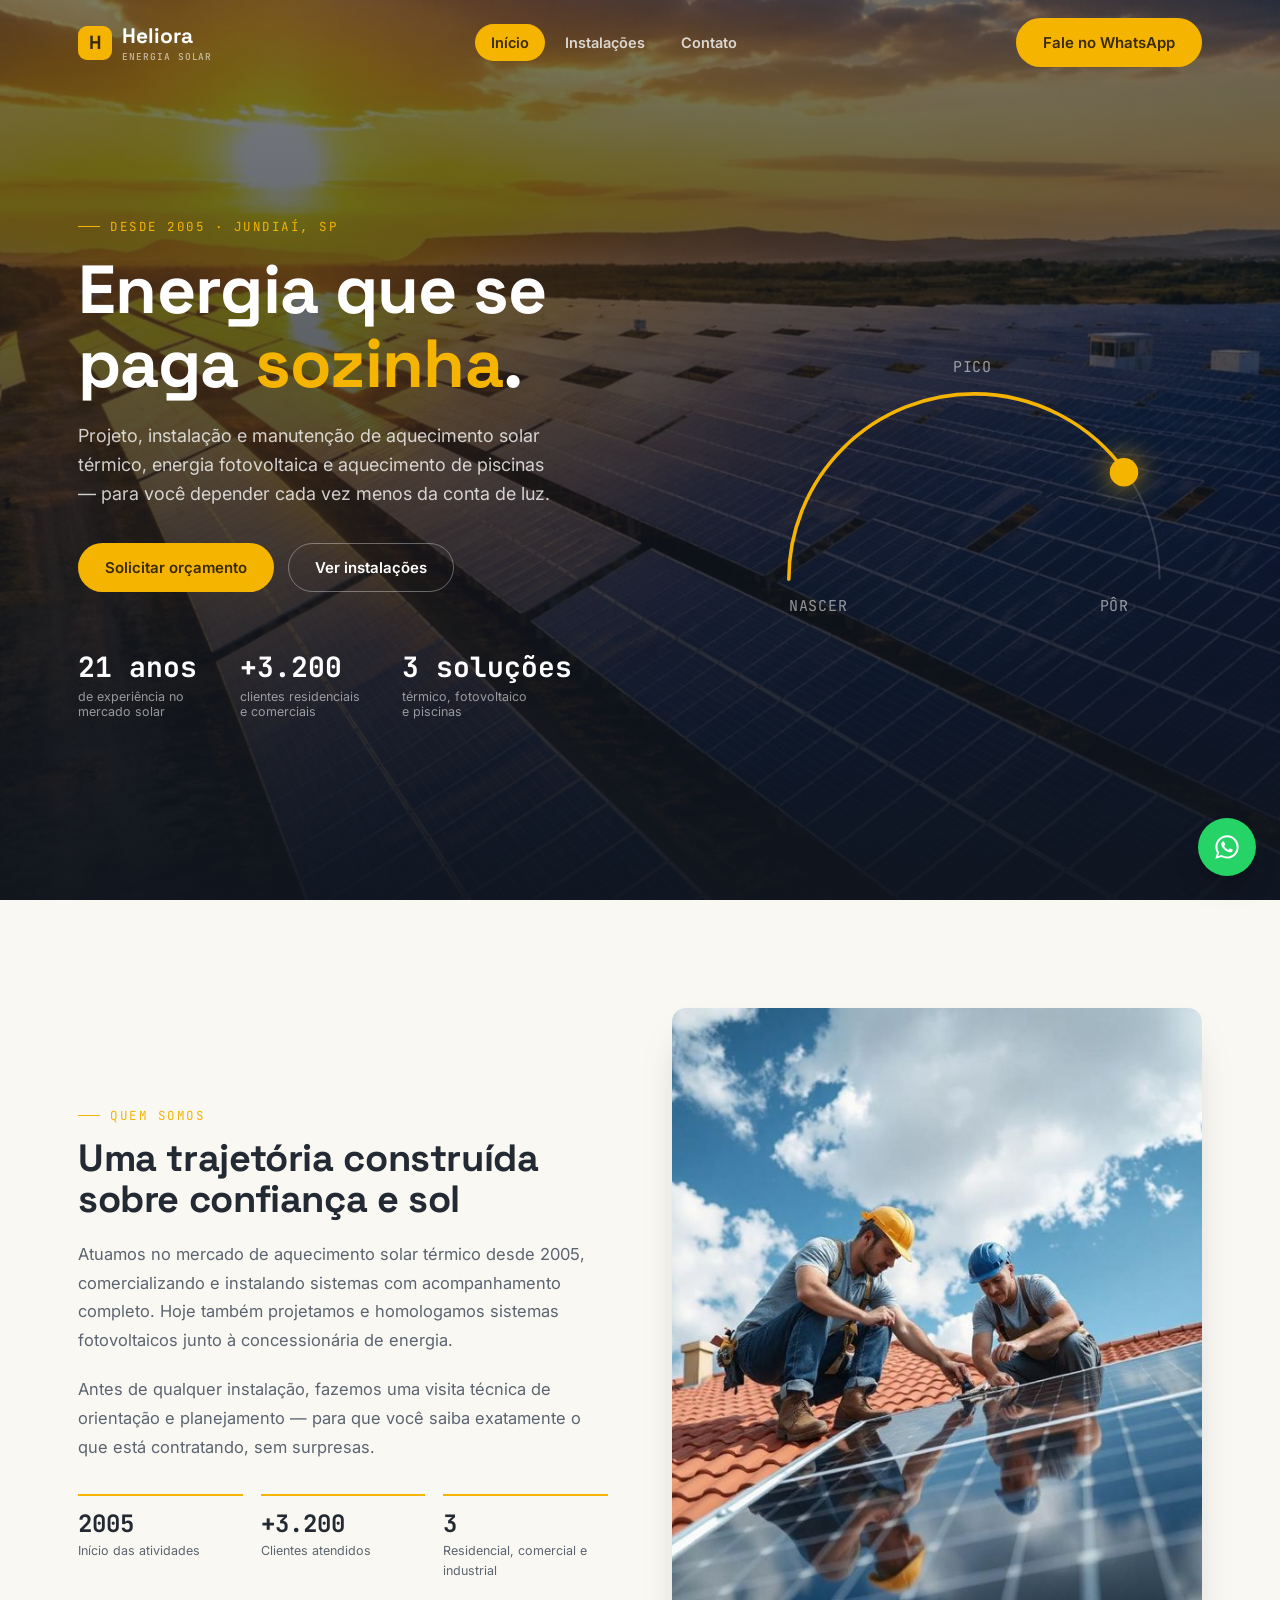
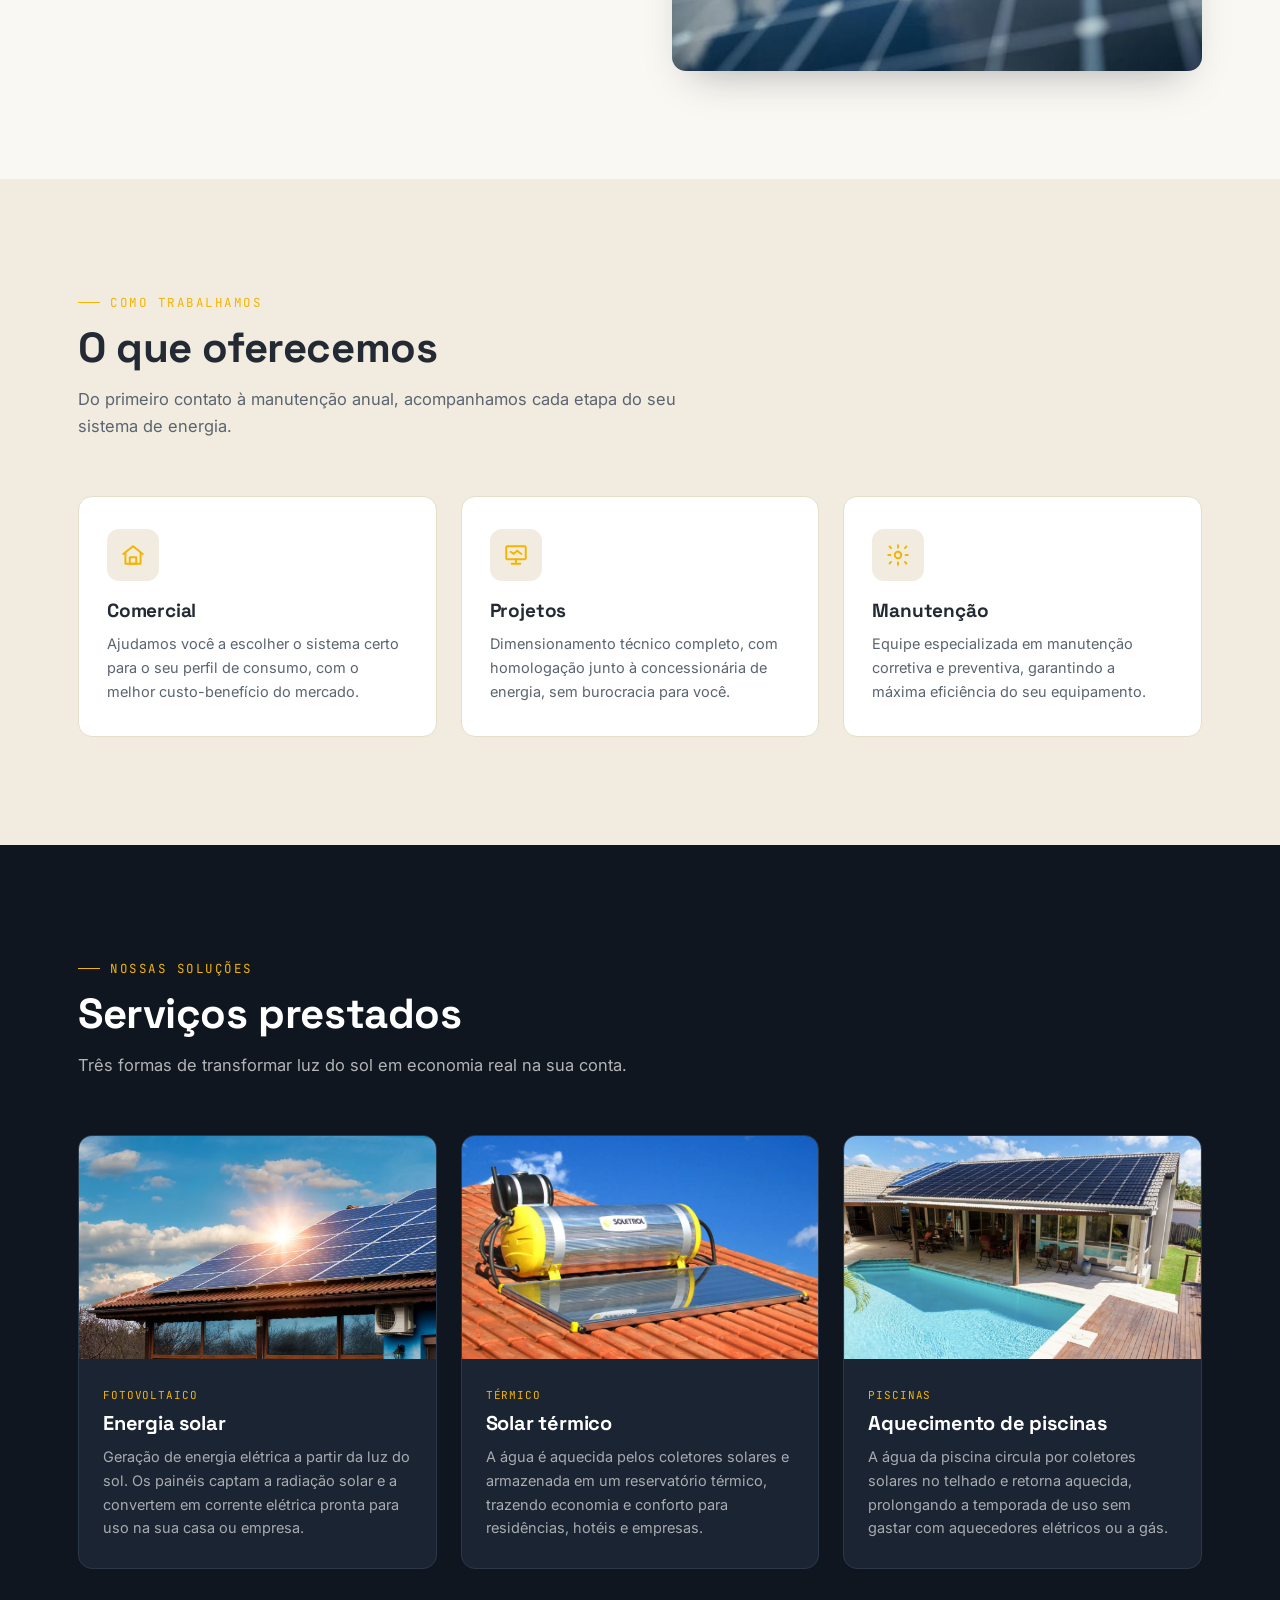
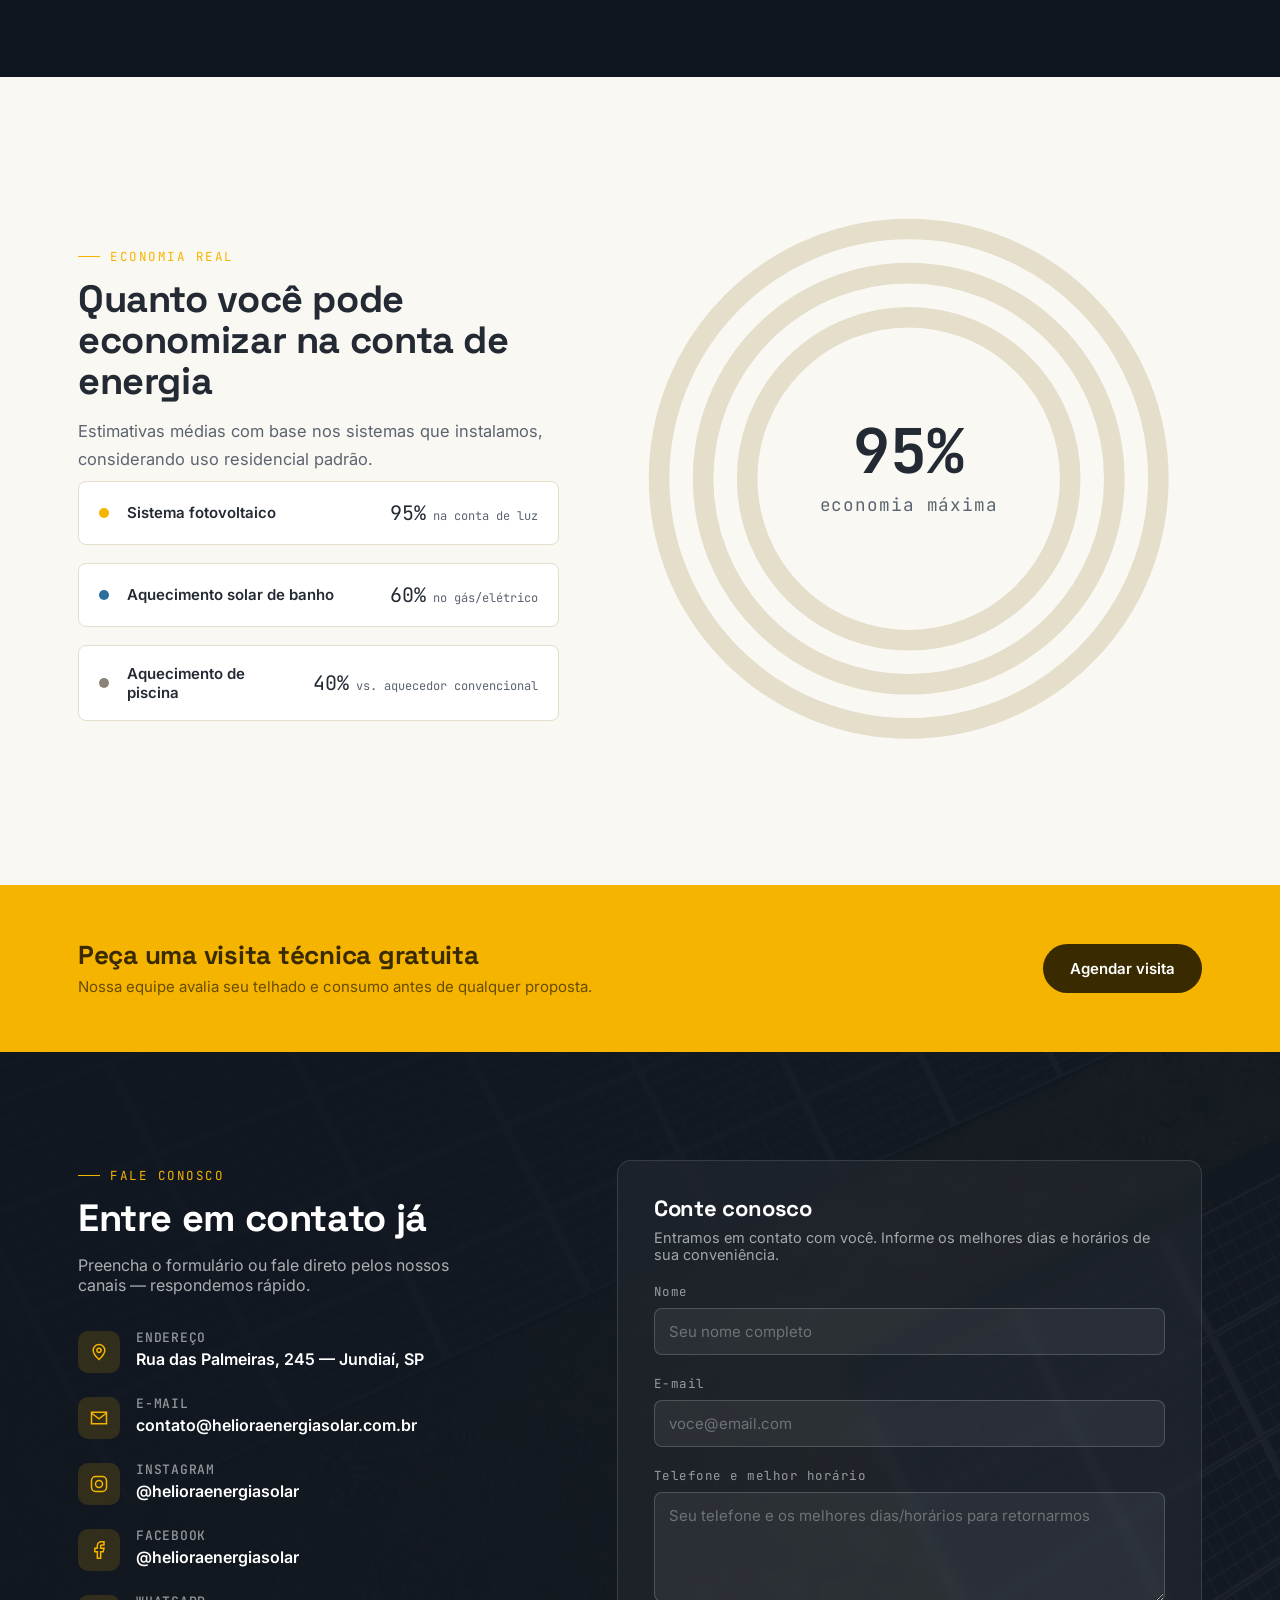
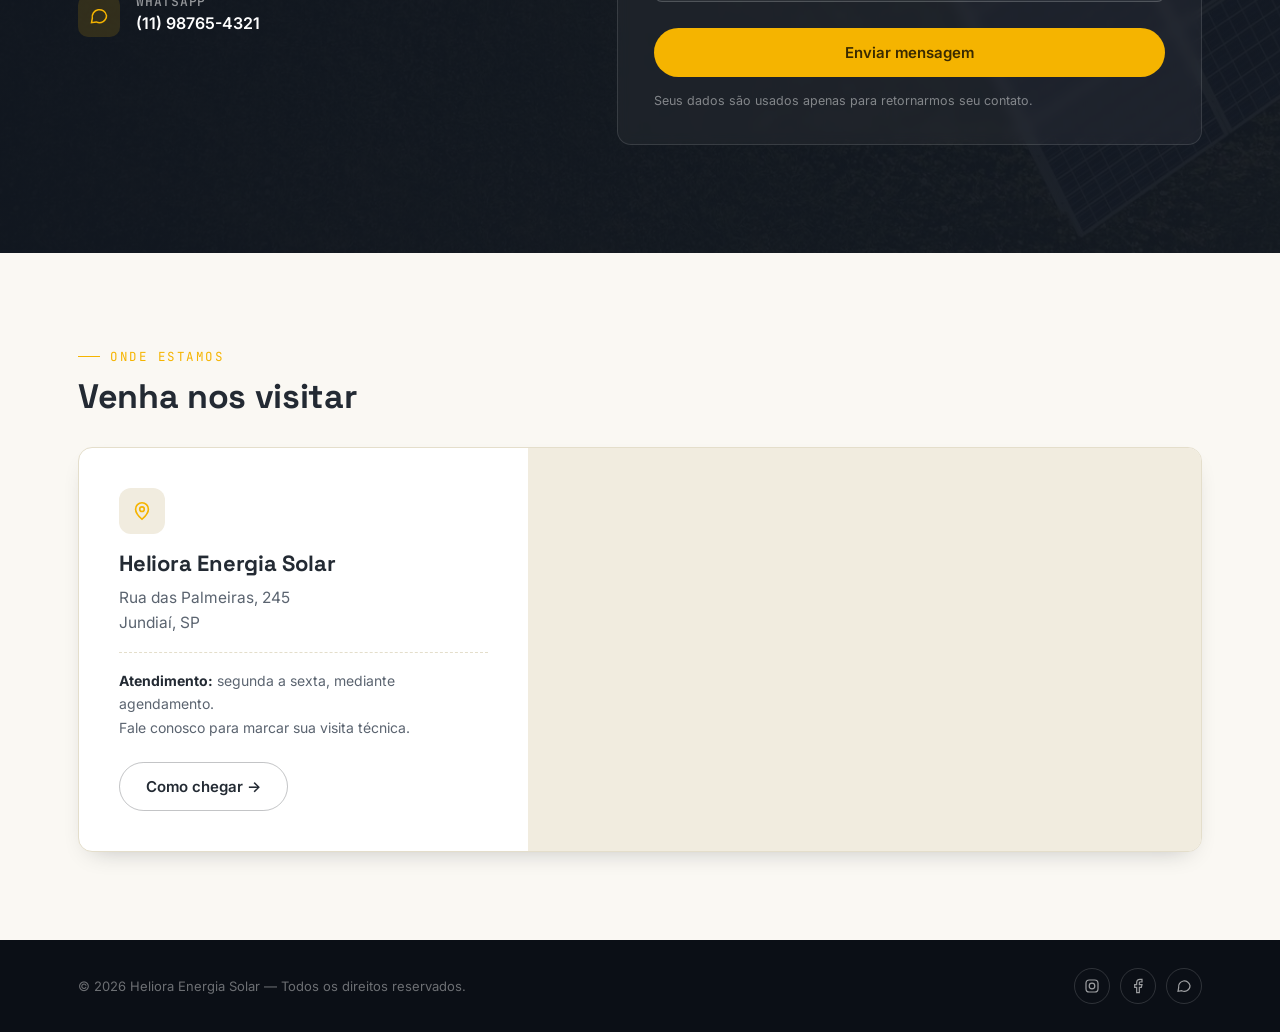
<file: index.html>
<!DOCTYPE html>
<html lang="pt-BR">
<head>
<meta charset="UTF-8">
<meta name="viewport" content="width=device-width, initial-scale=1.0">
<title>Heliora Energia Solar — Aquecimento Solar e Fotovoltaico</title>
<meta name="description" content="Desde 2005 no mercado de energia solar. Projetos, instalação e manutenção de aquecimento solar térmico, sistemas fotovoltaicos e aquecimento de piscinas em Jundiaí, SP.">
<link rel="preconnect" href="https://fonts.googleapis.com">
<link rel="preconnect" href="https://fonts.gstatic.com" crossorigin>
<link href="https://fonts.googleapis.com/css2?family=Space+Grotesk:wght@500;600;700&family=Inter:wght@400;500;600;700&family=JetBrains+Mono:wght@400;500;700&display=swap" rel="stylesheet">
<link rel="stylesheet" href="css/style.css">
</head>
<body>

<!-- ============ HEADER ============ -->
<header class="site-header">
  <div class="container">
    <a href="index.html" class="brand">
      <span class="brand-mark">H</span>
      <span>Heliora<small>ENERGIA SOLAR</small></span>
    </a>

    <nav class="main-nav">
      <a href="index.html" class="is-active">Início</a>
      <a href="instalacoes.html">Instalações</a>
      <a href="#contato">Contato</a>
      <div class="nav-mobile-cta">
        <a class="btn btn-primary btn-block" href="https://wa.me/5511987654321" target="_blank" rel="noopener">Fale no WhatsApp</a>
      </div>
    </nav>

    <div class="header-actions">
      <a class="btn btn-primary" href="https://wa.me/5511987654321" target="_blank" rel="noopener">Fale no WhatsApp</a>
      <button class="nav-toggle" aria-label="Abrir menu" aria-expanded="false">
        <span class="nav-toggle-bars"><span></span><span></span><span></span></span>
      </button>
    </div>
  </div>
</header>
<div class="nav-overlay"></div>

<!-- ============ HERO ============ -->
<section class="hero">
  <div class="hero-bg">
    <img src="./images/energia-solar-MS.jpg" alt="Instalação de painéis solares ao entardecer" data-ph="hero-paineis-solares.jpg · foto larga de painéis solares ao pôr do sol (2400×1400px)">
  </div>
  <div class="container">
    <div class="hero-copy">
      <span class="eyebrow">Desde 2005 · Jundiaí, SP</span>
      <h1 class="hero-title">Energia que se<br>paga <em>sozinha</em>.</h1>
      <p class="hero-sub">Projeto, instalação e manutenção de aquecimento solar térmico, energia fotovoltaica e aquecimento de piscinas — para você depender cada vez menos da conta de luz.</p>
      <div class="hero-cta">
        <a href="#contato" class="btn btn-primary">Solicitar orçamento</a>
        <a href="instalacoes.html" class="btn btn-ghost-dark">Ver instalações</a>
      </div>
      <div class="hero-stats">
        <div class="hero-stat"><b>21 anos</b><span>de experiência no mercado solar</span></div>
        <div class="hero-stat"><b>+3.200</b><span>clientes residenciais e comerciais</span></div>
        <div class="hero-stat"><b>3 soluções</b><span>térmico, fotovoltaico e piscinas</span></div>
      </div>
    </div>

    <div class="sun-arc-wrap" aria-hidden="true">
      <svg viewBox="0 0 320 240">
        <path class="sun-arc-track" d="M 30 200 A 130 130 0 0 1 290 200"/>
        <path class="sun-arc-path" d="M 30 200 A 130 130 0 0 1 290 200" pathLength="620"/>
        <circle class="sun-arc-dot" cx="265" cy="125" r="10"/>
        <text class="sun-arc-label" x="30" y="222">NASCER</text>
        <text class="sun-arc-label" x="145" y="55">PICO</text>
        <text class="sun-arc-label" x="248" y="222">PÔR</text>
      </svg>
    </div>
  </div>
</section>

<!-- ============ SOBRE ============ -->
<section class="section section-light">
  <div class="container about-grid">
    <div class="about-copy reveal">
      <span class="eyebrow">Quem somos</span>
      <h2>Uma trajetória construída sobre confiança e sol</h2>
      <p>Atuamos no mercado de aquecimento solar térmico desde 2005, comercializando e instalando sistemas com acompanhamento completo. Hoje também projetamos e homologamos sistemas fotovoltaicos junto à concessionária de energia.</p>
      <p>Antes de qualquer instalação, fazemos uma visita técnica de orientação e planejamento — para que você saiba exatamente o que está contratando, sem surpresas.</p>
      <div class="about-facts">
        <div class="about-fact"><b>2005</b><span>Início das atividades</span></div>
        <div class="about-fact"><b>+3.200</b><span>Clientes atendidos</span></div>
        <div class="about-fact"><b>3</b><span>Residencial, comercial e industrial</span></div>
      </div>
    </div>
    <div class="about-media reveal">
      <img src="images/equipe-instalacao.jpg" alt="Equipe Heliora instalando painéis solares em telhado" data-ph="equipe-instalacao.jpg · foto vertical da equipe instalando painéis (1000×1250px)">
    </div>
  </div>
</section>

<!-- ============ O QUE OFERECEMOS ============ -->
<section class="section section-alt">
  <div class="container">
    <div class="section-head reveal">
      <span class="eyebrow">Como trabalhamos</span>
      <h2>O que oferecemos</h2>
      <p>Do primeiro contato à manutenção anual, acompanhamos cada etapa do seu sistema de energia.</p>
    </div>
    <div class="offer-grid">
      <div class="offer-card reveal">
        <div class="offer-icon">
          <svg viewBox="0 0 24 24" fill="none" stroke="currentColor" stroke-width="1.8" stroke-linecap="round" stroke-linejoin="round"><path d="M3 11 12 4l9 7"/><path d="M5 10v10h14V10"/><rect x="9" y="14" width="6" height="6"/></svg>
        </div>
        <h3>Comercial</h3>
        <p>Ajudamos você a escolher o sistema certo para o seu perfil de consumo, com o melhor custo-benefício do mercado.</p>
      </div>
      <div class="offer-card reveal">
        <div class="offer-icon">
          <svg viewBox="0 0 24 24" fill="none" stroke="currentColor" stroke-width="1.8" stroke-linecap="round" stroke-linejoin="round"><rect x="3" y="4" width="18" height="12" rx="1"/><path d="M8 20h8M12 16v4"/><path d="M7 9l3 2 3-3 4 3"/></svg>
        </div>
        <h3>Projetos</h3>
        <p>Dimensionamento técnico completo, com homologação junto à concessionária de energia, sem burocracia para você.</p>
      </div>
      <div class="offer-card reveal">
        <div class="offer-icon">
          <svg viewBox="0 0 24 24" fill="none" stroke="currentColor" stroke-width="1.8" stroke-linecap="round" stroke-linejoin="round"><circle cx="12" cy="12" r="3"/><path d="M12 3v2M12 19v2M4.2 4.2l1.4 1.4M18.4 18.4l1.4 1.4M3 12h2M19 12h2M4.2 19.8l1.4-1.4M18.4 5.6l1.4-1.4"/></svg>
        </div>
        <h3>Manutenção</h3>
        <p>Equipe especializada em manutenção corretiva e preventiva, garantindo a máxima eficiência do seu equipamento.</p>
      </div>
    </div>
  </div>
</section>

<!-- ============ SERVIÇOS PRESTADOS ============ -->
<section class="section section-dark">
  <div class="container">
    <div class="section-head reveal">
      <span class="eyebrow">Nossas soluções</span>
      <h2>Serviços prestados</h2>
      <p>Três formas de transformar luz do sol em economia real na sua conta.</p>
    </div>
    <div class="services-grid">
      <article class="service-card reveal">
        <div class="service-media">
          <img src="images/servico-energia-solar.jpg" alt="Painéis fotovoltaicos instalados em telhado" data-ph="servico-energia-solar.jpg · painéis fotovoltaicos (800×500px)">
        </div>
        <div class="service-body">
          <span class="service-tag">Fotovoltaico</span>
          <h3>Energia solar</h3>
          <p>Geração de energia elétrica a partir da luz do sol. Os painéis captam a radiação solar e a convertem em corrente elétrica pronta para uso na sua casa ou empresa.</p>
        </div>
      </article>
      <article class="service-card reveal">
        <div class="service-media">
          <img src="images/servico-solar-termico.jpg" alt="Boiler de aquecimento solar térmico instalado" data-ph="servico-solar-termico.jpg · boiler térmico no telhado (800×500px)">
        </div>
        <div class="service-body">
          <span class="service-tag">Térmico</span>
          <h3>Solar térmico</h3>
          <p>A água é aquecida pelos coletores solares e armazenada em um reservatório térmico, trazendo economia e conforto para residências, hotéis e empresas.</p>
        </div>
      </article>
      <article class="service-card reveal">
        <div class="service-media">
          <img src="images/servico-piscinas.jpg" alt="Piscina residencial com sistema de aquecimento solar" data-ph="servico-piscinas.jpg · piscina residencial aquecida (800×500px)">
        </div>
        <div class="service-body">
          <span class="service-tag">Piscinas</span>
          <h3>Aquecimento de piscinas</h3>
          <p>A água da piscina circula por coletores solares no telhado e retorna aquecida, prolongando a temporada de uso sem gastar com aquecedores elétricos ou a gás.</p>
        </div>
      </article>
    </div>
  </div>
</section>

<!-- ============ ECONOMIA ============ -->
<section class="section section-light">
  <div class="container">
    <div class="economy-wrap">
      <div class="reveal">
        <span class="eyebrow">Economia real</span>
        <h2 style="font-size: clamp(28px, 3.2vw, 38px); margin-top: 14px;">Quanto você pode economizar na conta de energia</h2>
        <p style="margin-top: 16px; color: var(--slate-2); font-size: 16.5px; line-height: 1.65;">Estimativas médias com base nos sistemas que instalamos, considerando uso residencial padrão.</p>
        <div class="economy-list">
          <div class="economy-row">
            <span class="dot" style="background:#F5B400"></span>
            <span class="label">Sistema fotovoltaico</span>
            <span class="value">95%<span> na conta de luz</span></span>
          </div>
          <div class="economy-row">
            <span class="dot" style="background:#2C6E9E"></span>
            <span class="label">Aquecimento solar de banho</span>
            <span class="value">60%<span> no gás/elétrico</span></span>
          </div>
          <div class="economy-row">
            <span class="dot" style="background:#8B8378"></span>
            <span class="label">Aquecimento de piscina</span>
            <span class="value">40%<span> vs. aquecedor convencional</span></span>
          </div>
        </div>
      </div>

      <div class="arc-chart reveal" aria-hidden="true">
        <svg viewBox="0 0 400 400">
          <circle class="arc-bg" cx="200" cy="200" r="170"/>
          <circle class="arc-bg" cx="200" cy="200" r="140"/>
          <circle class="arc-bg" cx="200" cy="200" r="110"/>

          <circle class="arc-seg" cx="200" cy="200" r="170" stroke="#F5B400"
            data-length="1068.14" data-percent="95"
            transform="rotate(-90 200 200)"/>
          <circle class="arc-seg" cx="200" cy="200" r="140" stroke="#2C6E9E"
            data-length="879.65" data-percent="60"
            transform="rotate(-90 200 200)"/>
          <circle class="arc-seg" cx="200" cy="200" r="110" stroke="#8B8378"
            data-length="691.15" data-percent="40"
            transform="rotate(-90 200 200)"/>

          <text class="arc-center" x="200" y="196"><tspan class="big">95%</tspan></text>
          <text class="arc-center" x="200" y="222"><tspan class="small">economia máxima</tspan></text>
        </svg>
      </div>
    </div>
  </div>
</section>

<!-- ============ CTA STRIP ============ -->
<section class="cta-strip">
  <div class="container">
    <div>
      <h3>Peça uma visita técnica gratuita</h3>
      <p>Nossa equipe avalia seu telhado e consumo antes de qualquer proposta.</p>
    </div>
    <a href="#contato" class="btn btn-primary">Agendar visita</a>
  </div>
</section>

<!-- ============ CONTATO ============ -->
<section class="contact-section section" id="contato">
  <div class="contact-bg">
    <img src="images/campo-paineis-solares.jpg" alt="Campo de painéis solares" data-ph="campo-paineis-solares.jpg · vista aérea de painéis em campo (2000×1400px)">
  </div>
  <div class="container">
    <div class="contact-grid">
      <div class="reveal">
        <span class="eyebrow">Fale conosco</span>
        <h2 style="font-size: clamp(28px, 3.2vw, 38px); color:#fff; margin-top:14px;">Entre em contato já</h2>
        <p style="margin-top: 16px; color: rgba(255,255,255,.65); font-size: 16px; max-width: 420px;">Preencha o formulário ou fale direto pelos nossos canais — respondemos rápido.</p>

        <div class="contact-info-list">
          <div class="contact-info-item">
            <span class="contact-icon"><svg viewBox="0 0 24 24" fill="none" stroke="currentColor" stroke-width="1.8"><path d="M12 21s-7-6.2-7-11a7 7 0 0 1 14 0c0 4.8-7 11-7 11Z"/><circle cx="12" cy="10" r="2.5"/></svg></span>
            <div><h4>Endereço</h4><p>Rua das Palmeiras, 245 — Jundiaí, SP</p></div>
          </div>
          <div class="contact-info-item">
            <span class="contact-icon"><svg viewBox="0 0 24 24" fill="none" stroke="currentColor" stroke-width="1.8"><path d="M3 5h18v14H3z"/><path d="m3 6 9 7 9-7"/></svg></span>
            <div><h4>E-mail</h4><p><a href="mailto:contato@helioraenergiasolar.com.br">contato@helioraenergiasolar.com.br</a></p></div>
          </div>
          <div class="contact-info-item">
            <span class="contact-icon"><svg viewBox="0 0 24 24" fill="none" stroke="currentColor" stroke-width="1.8"><path d="M17.5 6.5h.01"/><rect x="3" y="3" width="18" height="18" rx="5"/><circle cx="12" cy="12" r="4.2"/></svg></span>
            <div><h4>Instagram</h4><p><a href="https://instagram.com/helioraenergiasolar" target="_blank" rel="noopener">@helioraenergiasolar</a></p></div>
          </div>
          <div class="contact-info-item">
            <span class="contact-icon"><svg viewBox="0 0 24 24" fill="none" stroke="currentColor" stroke-width="1.8"><path d="M18 2h-3a5 5 0 0 0-5 5v3H7v4h3v8h4v-8h3l1-4h-4V7a1 1 0 0 1 1-1h3Z"/></svg></span>
            <div><h4>Facebook</h4><p><a href="https://facebook.com/helioraenergiasolar" target="_blank" rel="noopener">@helioraenergiasolar</a></p></div>
          </div>
          <div class="contact-info-item">
            <span class="contact-icon"><svg viewBox="0 0 24 24" fill="none" stroke="currentColor" stroke-width="1.8"><path d="M21 11.5a8.5 8.5 0 0 1-12.3 7.6L3 20l1-5.4A8.5 8.5 0 1 1 21 11.5Z"/></svg></span>
            <div><h4>WhatsApp</h4><p><a href="https://wa.me/5511987654321" target="_blank" rel="noopener">(11) 98765-4321</a></p></div>
          </div>
        </div>
      </div>

      <div class="contact-form reveal">
        <h3>Conte conosco</h3>
        <p>Entramos em contato com você. Informe os melhores dias e horários de sua conveniência.</p>
        <form>
          <div class="field">
            <label for="nome">Nome</label>
            <input id="nome" name="nome" type="text" placeholder="Seu nome completo" required>
          </div>
          <div class="field">
            <label for="email">E-mail</label>
            <input id="email" name="email" type="email" placeholder="voce@email.com" required>
          </div>
          <div class="field">
            <label for="mensagem">Telefone e melhor horário</label>
            <textarea id="mensagem" name="mensagem" placeholder="Seu telefone e os melhores dias/horários para retornarmos" required></textarea>
          </div>
          <button type="submit" class="btn btn-primary btn-block" style="margin-top: 22px;">Enviar mensagem</button>
          <p class="form-note">Seus dados são usados apenas para retornarmos seu contato.</p>
          <div class="form-success">Mensagem enviada! Em breve entraremos em contato.</div>
        </form>
      </div>
    </div>
  </div>
</section>

<!-- ============ MAPA ============ -->
<section class="section-tight section-light">
  <div class="container">
    <div class="section-head reveal" style="margin-bottom: 32px;">
      <span class="eyebrow">Onde estamos</span>
      <h2 style="font-size: clamp(26px, 3vw, 34px); margin-top: 14px;">Venha nos visitar</h2>
    </div>
    <div class="map-wrap reveal">
      <div class="map-card">
        <span class="contact-icon"><svg viewBox="0 0 24 24" fill="none" stroke="currentColor" stroke-width="1.8"><path d="M12 21s-7-6.2-7-11a7 7 0 0 1 14 0c0 4.8-7 11-7 11Z"/><circle cx="12" cy="10" r="2.5"/></svg></span>
        <h3>Heliora Energia Solar</h3>
        <address>Rua das Palmeiras, 245<br>Jundiaí, SP</address>
        <div class="map-hours">
          <strong>Atendimento:</strong> segunda a sexta, mediante agendamento.<br>
          Fale conosco para marcar sua visita técnica.
        </div>
        <a class="btn btn-ghost-light" href="https://www.google.com/maps/dir/?api=1&destination=Rua+das+Palmeiras,+245,+Jundia%C3%AD,+SP" target="_blank" rel="noopener">Como chegar →</a>
      </div>
      <div class="map-embed">
        <iframe
          src="https://www.google.com/maps?q=Rua+das+Palmeiras,+245,+Jundia%C3%AD,+SP&output=embed"
          title="Localização da Heliora Energia Solar no mapa"
          loading="lazy"
          referrerpolicy="no-referrer-when-downgrade"
          allowfullscreen></iframe>
      </div>
    </div>
  </div>
</section>

<!-- ============ FOOTER ============ -->
<footer class="site-footer">
  <div class="container">
    <p>© 2026 Heliora Energia Solar — Todos os direitos reservados.</p>
    <div class="footer-social">
      <a href="https://instagram.com/helioraenergiasolar" target="_blank" rel="noopener" aria-label="Instagram"><svg viewBox="0 0 24 24" fill="none" stroke="currentColor" stroke-width="1.8"><rect x="3" y="3" width="18" height="18" rx="5"/><circle cx="12" cy="12" r="4.2"/></svg></a>
      <a href="https://facebook.com/helioraenergiasolar" target="_blank" rel="noopener" aria-label="Facebook"><svg viewBox="0 0 24 24" fill="none" stroke="currentColor" stroke-width="1.8"><path d="M18 2h-3a5 5 0 0 0-5 5v3H7v4h3v8h4v-8h3l1-4h-4V7a1 1 0 0 1 1-1h3Z"/></svg></a>
      <a href="https://wa.me/5511987654321" target="_blank" rel="noopener" aria-label="WhatsApp"><svg viewBox="0 0 24 24" fill="none" stroke="currentColor" stroke-width="1.8"><path d="M21 11.5a8.5 8.5 0 0 1-12.3 7.6L3 20l1-5.4A8.5 8.5 0 1 1 21 11.5Z"/></svg></a>
    </div>
  </div>
</footer>

<a class="whatsapp-fab" href="https://wa.me/5511987654321" target="_blank" rel="noopener" aria-label="Fale no WhatsApp">
  <svg viewBox="0 0 24 24"><path d="M12.04 2c-5.5 0-9.96 4.46-9.96 9.96 0 1.76.46 3.48 1.34 5L2 22l5.2-1.36a9.94 9.94 0 0 0 4.84 1.24h.01c5.5 0 9.96-4.46 9.96-9.96 0-2.66-1.03-5.15-2.92-7.03A9.9 9.9 0 0 0 12.04 2Zm0 18.2h-.01a8.2 8.2 0 0 1-4.19-1.15l-.3-.18-3.09.81.82-3.01-.2-.31a8.24 8.24 0 0 1-1.26-4.4c0-4.55 3.7-8.25 8.25-8.25 2.2 0 4.27.86 5.83 2.42a8.19 8.19 0 0 1 2.42 5.83c0 4.55-3.71 8.24-8.27 8.24Zm4.52-6.17c-.25-.12-1.46-.72-1.68-.8-.23-.08-.39-.12-.56.13-.16.24-.64.8-.78.96-.14.17-.29.19-.53.06-.25-.12-1.04-.38-1.98-1.22-.73-.65-1.22-1.46-1.37-1.7-.14-.25-.02-.38.11-.5.11-.12.25-.29.37-.44.12-.14.16-.25.24-.41.08-.17.04-.31-.02-.44-.06-.12-.56-1.36-.77-1.86-.2-.48-.41-.42-.56-.43h-.48c-.16 0-.42.06-.65.31-.22.24-.85.83-.85 2.03s.87 2.36 1 2.52c.12.17 1.71 2.62 4.15 3.67.58.25 1.03.4 1.38.51.58.18 1.11.16 1.53.1.47-.07 1.46-.6 1.66-1.17.21-.58.21-1.08.15-1.18-.06-.1-.23-.16-.48-.28Z"/></svg>
</a>

<script src="js/main.js"></script>
</body>
</html>
</file>
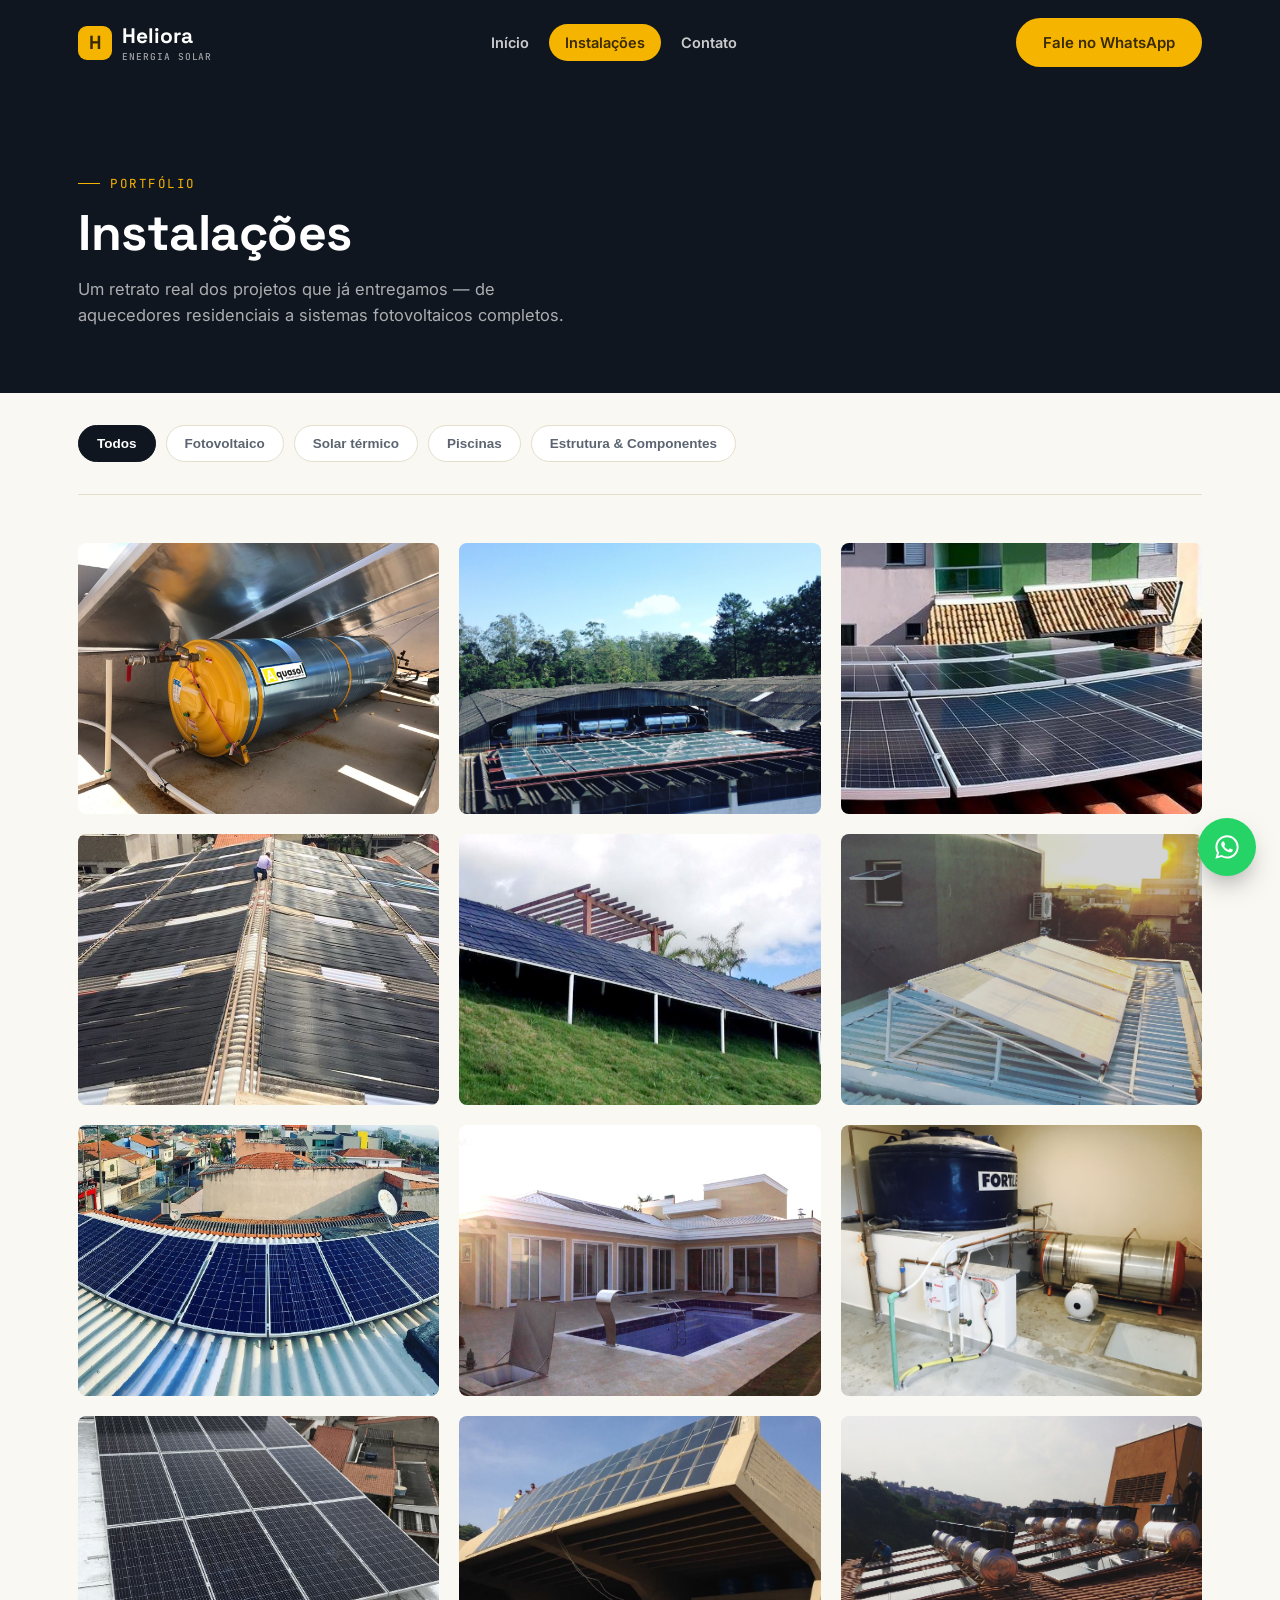
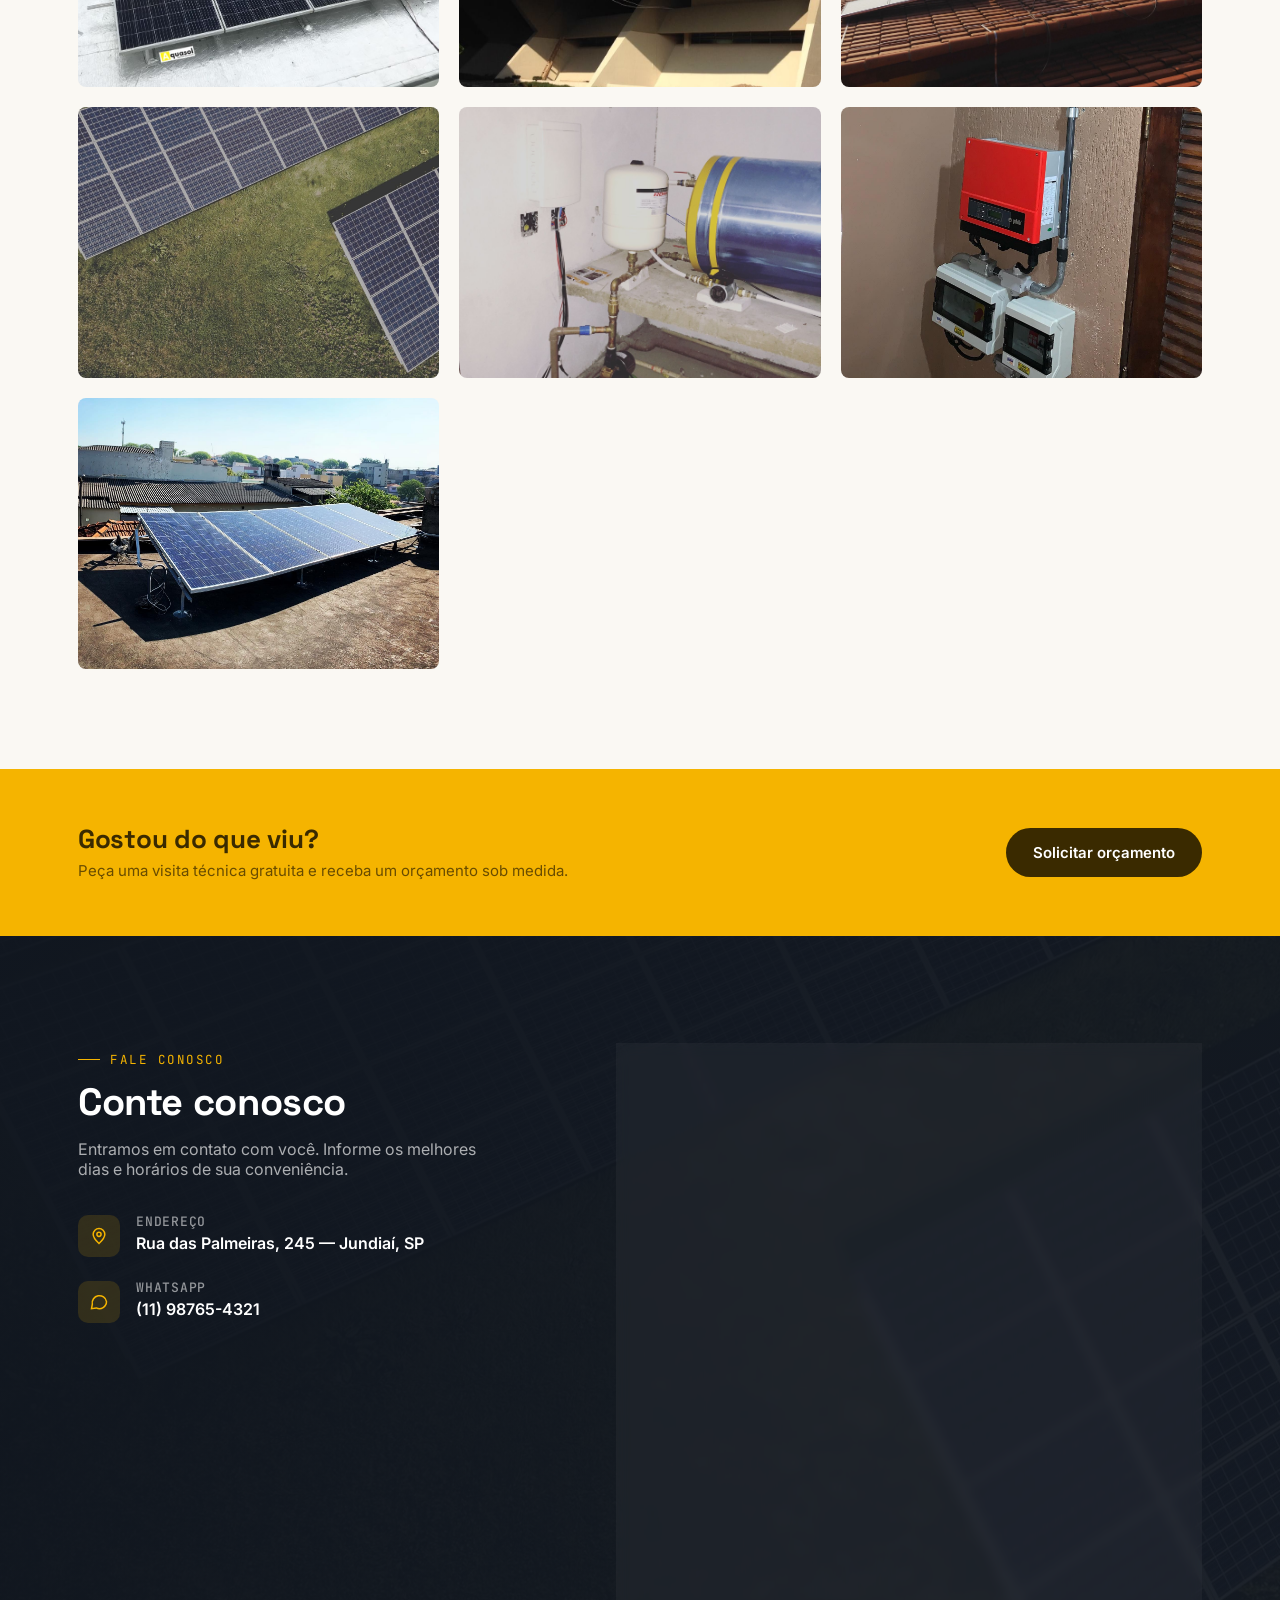
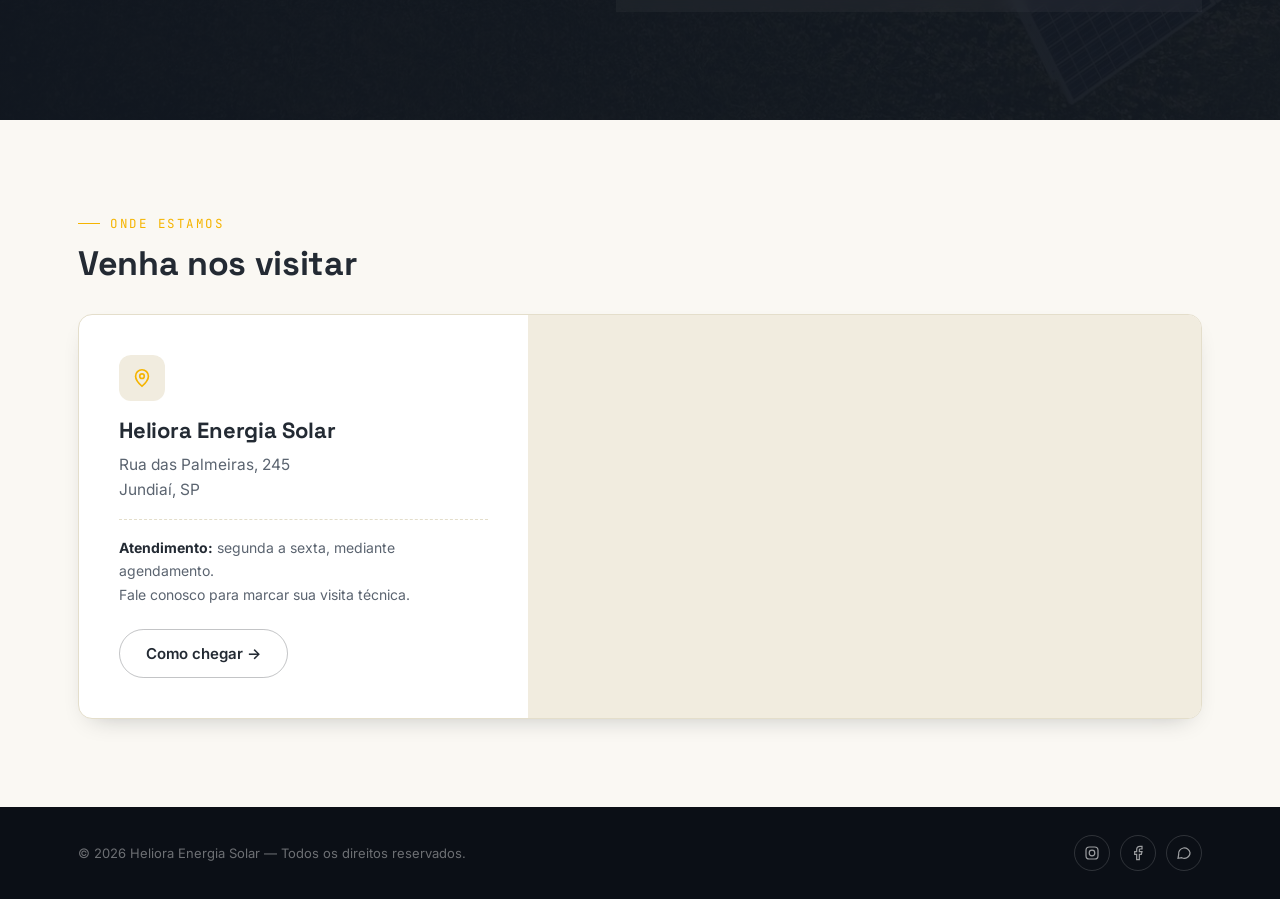
<file: instalacoes.html>
<!DOCTYPE html>
<html lang="pt-BR">
<head>
<meta charset="UTF-8">
<meta name="viewport" content="width=device-width, initial-scale=1.0">
<title>Instalações — Heliora Energia Solar</title>
<meta name="description" content="Veja projetos reais de aquecimento solar térmico, sistemas fotovoltaicos e aquecimento de piscinas instalados pela Heliora.">
<link rel="preconnect" href="https://fonts.googleapis.com">
<link rel="preconnect" href="https://fonts.gstatic.com" crossorigin>
<link href="https://fonts.googleapis.com/css2?family=Space+Grotesk:wght@500;600;700&family=Inter:wght@400;500;600;700&family=JetBrains+Mono:wght@400;500;700&display=swap" rel="stylesheet">
<link rel="stylesheet" href="css/style.css">
</head>
<body>

<!-- ============ HEADER ============ -->
<header class="site-header">
  <div class="container">
    <a href="index.html" class="brand">
      <span class="brand-mark">H</span>
      <span>Heliora<small>ENERGIA SOLAR</small></span>
    </a>

    <nav class="main-nav">
      <a href="index.html">Início</a>
      <a href="instalacoes.html" class="is-active">Instalações</a>
      <a href="#contato">Contato</a>
      <div class="nav-mobile-cta">
        <a class="btn btn-primary btn-block" href="https://wa.me/5511987654321" target="_blank" rel="noopener">Fale no WhatsApp</a>
      </div>
    </nav>

    <div class="header-actions">
      <a class="btn btn-primary" href="https://wa.me/5511987654321" target="_blank" rel="noopener">Fale no WhatsApp</a>
      <button class="nav-toggle" aria-label="Abrir menu" aria-expanded="false">
        <span class="nav-toggle-bars"><span></span><span></span><span></span></span>
      </button>
    </div>
  </div>
</header>
<div class="nav-overlay"></div>

<!-- ============ TÍTULO DA PÁGINA ============ -->
<section class="page-hero">
  <div class="container">
    <span class="eyebrow">Portfólio</span>
    <h1>Instalações</h1>
    <p>Um retrato real dos projetos que já entregamos — de aquecedores residenciais a sistemas fotovoltaicos completos.</p>
  </div>
</section>

<!-- ============ FILTROS ============ -->
<div class="container">
  <div class="filter-bar">
    <button class="filter-chip is-active" data-filter="all">Todos</button>
    <button class="filter-chip" data-filter="fotovoltaico">Fotovoltaico</button>
    <button class="filter-chip" data-filter="termico">Solar térmico</button>
    <button class="filter-chip" data-filter="piscina">Piscinas</button>
    <button class="filter-chip" data-filter="estrutura">Estrutura & Componentes</button>
  </div>
</div>

<!-- ============ GALERIA ============ -->
<div class="container">
  <div class="gallery-grid">

    <div class="gallery-item" data-category="termico" data-caption="Boiler térmico instalado em telhado residencial">
      <img src="./images/istalacoes/2bda6b14b1c64e98bdaf5f11907315ac.jpg" alt="Boiler de aquecimento solar térmico" data-ph="2bda6b14b1c64e98bdaf5f11907315ac.jpg (800×600px)">
      <span class="gallery-caption">Boiler térmico residencial</span>
    </div>

    <div class="gallery-item" data-category="termico" data-caption="Coletores térmicos instalados em cobertura de galpão">
      <img src="./images/istalacoes/5e6241b6c4be4158abbdec86ddadd91f.jpg" alt="Coletores solares térmicos em galpão" data-ph="5e6241b6c4be4158abbdec86ddadd91f.jpg (800×600px)">
      <span class="gallery-caption">Coletores térmicos em galpão</span>
    </div>

    <div class="gallery-item" data-category="fotovoltaico" data-caption="Painéis fotovoltaicos instalados em telhado cerâmico residencial">
      <img src="./images/istalacoes/6fbfa74b5dc548d1a0329ac678826400.jpg" alt="Painéis fotovoltaicos em telhado cerâmico" data-ph="6fbfa74b5dc548d1a0329ac678826400.jpg (800×600px)">
      <span class="gallery-caption">Fotovoltaico em telhado cerâmico</span>
    </div>

    <div class="gallery-item" data-category="termico" data-caption="Coletores solares térmicos instalados em grande telhado residencial">
      <img src="./images/istalacoes/8ac4a5382a5d43bbad98f8ae8292c017.jpg" alt="Coletores térmicos em telhado residencial" data-ph="8ac4a5382a5d43bbad98f8ae8292c017.jpg (800×600px)">
      <span class="gallery-caption">Coletores térmicos em telhado</span>
    </div>

    <div class="gallery-item" data-category="estrutura" data-caption="Estrutura elevada para coletores solares em terreno gramado">
      <img src="./images/istalacoes/42d260f66baf4b69919c429f97cd29e5.jpg" alt="Estrutura elevada para coletores solares em terreno" data-ph="42d260f66baf4b69919c429f97cd29e5.jpg (800×600px)">
      <span class="gallery-caption">Estrutura elevada em terreno</span>
    </div>

    <div class="gallery-item" data-category="termico" data-caption="Coletores térmicos em cobertura residencial">
      <img src="./images/istalacoes/72e43635341d48288f704a5536a4f82e.jpg" alt="Coletores solares em telhado" data-ph="72e43635341d48288f704a5536a4f82e.jpg (800×600px)">
      <span class="gallery-caption">Coletores em telhado</span>
    </div>


    <div class="gallery-item" data-category="fotovoltaico" data-caption="Painéis fotovoltaicos instalados em telhado cerâmico curvo">
      <img src="./images/istalacoes/98ac9041b6624213ab19336f9e82d36c.jpg" alt="Painéis fotovoltaicos em telhado cerâmico curvo" data-ph="98ac9041b6624213ab19336f9e82d36c.jpg (800×600px)">
      <span class="gallery-caption">Fotovoltaico em telhado curvo</span>
    </div>

    <div class="gallery-item" data-category="piscina" data-caption="Residência com piscina e sistema de aquecimento solar térmico">
      <img src="./images/istalacoes/781cdcae10b7414789338d3bd4f1a18f.jpg" alt="Casa com piscina e coletores térmicos no telhado" data-ph="781cdcae10b7414789338d3bd4f1a18f.jpg (800×600px)">
      <span class="gallery-caption">Piscina aquecida</span>
    </div>

    <div class="gallery-item" data-category="termico" data-caption="Reservatório térmico e boiler instalados internamente">
      <img src="./images/istalacoes/692979d7442b49f5b5044c58e0410f0d.jpg" alt="Reservatório térmico e boiler instalados internamente" data-ph="692979d7442b49f5b5044c58e0410f0d.jpg (800×600px)">
      <span class="gallery-caption">Reservatório térmico interno</span>
    </div>

    <div class="gallery-item" data-category="fotovoltaico" data-caption="Painéis fotovoltaicos instalados em laje residencial">
      <img src="./images/istalacoes/14325684240644ce937c5ff4631cb572.jpg" alt="Painéis fotovoltaicos em laje" data-ph="14325684240644ce937c5ff4631cb572.jpg (800×600px)">
      <span class="gallery-caption">Fotovoltaico em laje</span>
    </div>

    <div class="gallery-item" data-category="fotovoltaico" data-caption="Sistema fotovoltaico instalado em cobertura de concreto elevada">
      <img src="./images/istalacoes/a41fe81eb5fc4bcea24f68a102876c48.jpg" alt="Painéis fotovoltaicos em estrutura de concreto elevada" data-ph="a41fe81eb5fc4bcea24f68a102876c48.jpg (800×600px)">
      <span class="gallery-caption">Fotovoltaico em estrutura elevada</span>
    </div>

    <div class="gallery-item" data-category="termico" data-caption="Múltiplos boilers e coletores solares térmicos instalados em telhado">
      <img src="./images/istalacoes/b8708d75e0874baaada70e52911a408b.jpg" alt="Boilers e coletores térmicos em telhado residencial" data-ph="b8708d75e0874baaada70e52911a408b.jpg (800×600px)">
      <span class="gallery-caption">Instalação térmica em telhado</span>
    </div>

    <div class="gallery-item" data-category="fotovoltaico" data-caption="Vista aérea de painéis fotovoltaicos instalados em terreno gramado">
      <img src="./images/istalacoes/cd1c4d6988d44284a368681a8ea2b08d.jpg" alt="Vista aérea de painéis fotovoltaicos" data-ph="cd1c4d6988d44284a368681a8ea2b08d.jpg (800×600px)">
      <span class="gallery-caption">Vista aérea</span>
    </div>

    <div class="gallery-item" data-category="termico" data-caption="Reservatório térmico com bomba e tanque de expansão">
      <img src="./images/istalacoes/db271c2075e047968bb6e64349162584.jpg" alt="Reservatório térmico com bomba instalada internamente" data-ph="db271c2075e047968bb6e64349162584.jpg (800×600px)">
      <span class="gallery-caption">Reservatório térmico e bomba</span>
    </div>

    <div class="gallery-item" data-category="estrutura" data-caption="Inversor e caixas de proteção do sistema fotovoltaico">
      <img src="./images/istalacoes/e4dbc1f11e784e4796e7d71399c175ad.jpg" alt="Inversor solar instalado em parede" data-ph="e4dbc1f11e784e4796e7d71399c175ad.jpg (800×600px)">
      <span class="gallery-caption">Inversor fotovoltaico</span>
    </div>

    <div class="gallery-item" data-category="fotovoltaico" data-caption="Painéis fotovoltaicos instalados em estrutura elevada sobre laje">
      <img src="./images/istalacoes/e7928f3916b441e6afbc265c511e151e.jpg" alt="Painéis fotovoltaicos em estrutura elevada sobre laje" data-ph="e7928f3916b441e6afbc265c511e151e.jpg (800×600px)">
      <span class="gallery-caption">Fotovoltaico em estrutura elevada</span>
    </div>

  </div>
</div>

<!-- ============ LIGHTBOX ============ -->
<div class="lightbox">
  <button class="lightbox-close" aria-label="Fechar">
    <svg width="20" height="20" viewBox="0 0 24 24" fill="none" stroke="currentColor" stroke-width="2"><line x1="5" y1="5" x2="19" y2="19"/><line x1="19" y1="5" x2="5" y2="19"/></svg>
  </button>
  <button class="lightbox-prev" aria-label="Anterior">
    <svg width="18" height="18" viewBox="0 0 24 24" fill="none" stroke="currentColor" stroke-width="2"><polyline points="15 18 9 12 15 6"/></svg>
  </button>
  <button class="lightbox-next" aria-label="Próxima">
    <svg width="18" height="18" viewBox="0 0 24 24" fill="none" stroke="currentColor" stroke-width="2"><polyline points="9 18 15 12 9 6"/></svg>
  </button>
  <div>
    <div class="lightbox-img-wrap"></div>
    <p class="lightbox-caption"></p>
  </div>
</div>

<!-- ============ CTA STRIP ============ -->
<section class="cta-strip">
  <div class="container">
    <div>
      <h3>Gostou do que viu?</h3>
      <p>Peça uma visita técnica gratuita e receba um orçamento sob medida.</p>
    </div>
    <a href="index.html#contato" class="btn btn-primary">Solicitar orçamento</a>
  </div>
</section>

<!-- ============ CONTATO ============ -->
<section class="contact-section section" id="contato">
  <div class="contact-bg">
    <img src="images/campo-paineis-solares.jpg" alt="Campo de painéis solares" data-ph="campo-paineis-solares.jpg · vista aérea de painéis em campo (2000×1400px)">
  </div>
  <div class="container">
    <div class="contact-grid">
      <div class="reveal">
        <span class="eyebrow">Fale conosco</span>
        <h2 style="font-size: clamp(28px, 3.2vw, 38px); color:#fff; margin-top:14px;">Conte conosco</h2>
        <p style="margin-top: 16px; color: rgba(255,255,255,.65); font-size: 16px; max-width: 420px;">Entramos em contato com você. Informe os melhores dias e horários de sua conveniência.</p>

        <div class="contact-info-list">
          <div class="contact-info-item">
            <span class="contact-icon"><svg viewBox="0 0 24 24" fill="none" stroke="currentColor" stroke-width="1.8"><path d="M12 21s-7-6.2-7-11a7 7 0 0 1 14 0c0 4.8-7 11-7 11Z"/><circle cx="12" cy="10" r="2.5"/></svg></span>
            <div><h4>Endereço</h4><p>Rua das Palmeiras, 245 — Jundiaí, SP</p></div>
          </div>
          <div class="contact-info-item">
            <span class="contact-icon"><svg viewBox="0 0 24 24" fill="none" stroke="currentColor" stroke-width="1.8"><path d="M21 11.5a8.5 8.5 0 0 1-12.3 7.6L3 20l1-5.4A8.5 8.5 0 1 1 21 11.5Z"/></svg></span>
            <div><h4>WhatsApp</h4><p><a href="https://wa.me/5511987654321" target="_blank" rel="noopener">(11) 98765-4321</a></p></div>
          </div>
        </div>
      </div>

      <div class="contact-form reveal">
        <h3>Solicite seu orçamento</h3>
        <p>Preencha o formulário abaixo com seus dados.</p>
        <form>
          <div class="field">
            <label for="nome2">Nome</label>
            <input id="nome2" name="nome" type="text" placeholder="Seu nome completo" required>
          </div>
          <div class="field">
            <label for="email2">E-mail</label>
            <input id="email2" name="email" type="email" placeholder="voce@email.com" required>
          </div>
          <div class="field">
            <label for="mensagem2">Telefone e melhor horário</label>
            <textarea id="mensagem2" name="mensagem" placeholder="Seu telefone e os melhores dias/horários para retornarmos" required></textarea>
          </div>
          <button type="submit" class="btn btn-primary btn-block" style="margin-top: 22px;">Enviar mensagem</button>
          <p class="form-note">Seus dados são usados apenas para retornarmos seu contato.</p>
          <div class="form-success">Mensagem enviada! Em breve entraremos em contato.</div>
        </form>
      </div>
    </div>
  </div>
</section>

<!-- ============ MAPA ============ -->
<section class="section-tight section-light">
  <div class="container">
    <div class="section-head reveal" style="margin-bottom: 32px;">
      <span class="eyebrow">Onde estamos</span>
      <h2 style="font-size: clamp(26px, 3vw, 34px); margin-top: 14px;">Venha nos visitar</h2>
    </div>
    <div class="map-wrap reveal">
      <div class="map-card">
        <span class="contact-icon"><svg viewBox="0 0 24 24" fill="none" stroke="currentColor" stroke-width="1.8"><path d="M12 21s-7-6.2-7-11a7 7 0 0 1 14 0c0 4.8-7 11-7 11Z"/><circle cx="12" cy="10" r="2.5"/></svg></span>
        <h3>Heliora Energia Solar</h3>
        <address>Rua das Palmeiras, 245<br>Jundiaí, SP</address>
        <div class="map-hours">
          <strong>Atendimento:</strong> segunda a sexta, mediante agendamento.<br>
          Fale conosco para marcar sua visita técnica.
        </div>
        <a class="btn btn-ghost-light" href="https://www.google.com/maps/dir/?api=1&destination=Rua+das+Palmeiras,+245,+Jundia%C3%AD,+SP" target="_blank" rel="noopener">Como chegar →</a>
      </div>
      <div class="map-embed">
        <iframe
          src="https://www.google.com/maps?q=Rua+das+Palmeiras,+245,+Jundia%C3%AD,+SP&output=embed"
          title="Localização da Heliora Energia Solar no mapa"
          loading="lazy"
          referrerpolicy="no-referrer-when-downgrade"
          allowfullscreen></iframe>
      </div>
    </div>
  </div>
</section>

<!-- ============ FOOTER ============ -->
<footer class="site-footer">
  <div class="container">
    <p>© 2026 Heliora Energia Solar — Todos os direitos reservados.</p>
    <div class="footer-social">
      <a href="https://instagram.com/helioraenergiasolar" target="_blank" rel="noopener" aria-label="Instagram"><svg viewBox="0 0 24 24" fill="none" stroke="currentColor" stroke-width="1.8"><rect x="3" y="3" width="18" height="18" rx="5"/><circle cx="12" cy="12" r="4.2"/></svg></a>
      <a href="https://facebook.com/helioraenergiasolar" target="_blank" rel="noopener" aria-label="Facebook"><svg viewBox="0 0 24 24" fill="none" stroke="currentColor" stroke-width="1.8"><path d="M18 2h-3a5 5 0 0 0-5 5v3H7v4h3v8h4v-8h3l1-4h-4V7a1 1 0 0 1 1-1h3Z"/></svg></a>
      <a href="https://wa.me/5511987654321" target="_blank" rel="noopener" aria-label="WhatsApp"><svg viewBox="0 0 24 24" fill="none" stroke="currentColor" stroke-width="1.8"><path d="M21 11.5a8.5 8.5 0 0 1-12.3 7.6L3 20l1-5.4A8.5 8.5 0 1 1 21 11.5Z"/></svg></a>
    </div>
  </div>
</footer>

<a class="whatsapp-fab" href="https://wa.me/5511987654321" target="_blank" rel="noopener" aria-label="Fale no WhatsApp">
  <svg viewBox="0 0 24 24"><path d="M12.04 2c-5.5 0-9.96 4.46-9.96 9.96 0 1.76.46 3.48 1.34 5L2 22l5.2-1.36a9.94 9.94 0 0 0 4.84 1.24h.01c5.5 0 9.96-4.46 9.96-9.96 0-2.66-1.03-5.15-2.92-7.03A9.9 9.9 0 0 0 12.04 2Zm0 18.2h-.01a8.2 8.2 0 0 1-4.19-1.15l-.3-.18-3.09.81.82-3.01-.2-.31a8.24 8.24 0 0 1-1.26-4.4c0-4.55 3.7-8.25 8.25-8.25 2.2 0 4.27.86 5.83 2.42a8.19 8.19 0 0 1 2.42 5.83c0 4.55-3.71 8.24-8.27 8.24Zm4.52-6.17c-.25-.12-1.46-.72-1.68-.8-.23-.08-.39-.12-.56.13-.16.24-.64.8-.78.96-.14.17-.29.19-.53.06-.25-.12-1.04-.38-1.98-1.22-.73-.65-1.22-1.46-1.37-1.7-.14-.25-.02-.38.11-.5.11-.12.25-.29.37-.44.12-.14.16-.25.24-.41.08-.17.04-.31-.02-.44-.06-.12-.56-1.36-.77-1.86-.2-.48-.41-.42-.56-.43h-.48c-.16 0-.42.06-.65.31-.22.24-.85.83-.85 2.03s.87 2.36 1 2.52c.12.17 1.71 2.62 4.15 3.67.58.25 1.03.4 1.38.51.58.18 1.11.16 1.53.1.47-.07 1.46-.6 1.66-1.17.21-.58.21-1.08.15-1.18-.06-.1-.23-.16-.48-.28Z"/></svg>
</a>

<script src="js/main.js"></script>
</body>
</html>
</file>
<file: css/style.css>
/* =========================================================
   HELIORA — Energia Solar
   Design tokens
   ========================================================= */
:root{
  --ink:        #10161F;   /* fundo escuro principal */
  --ink-2:      #1B2432;   /* painéis escuros secundários */
  --ink-line:   #2C3849;   /* linhas sobre fundo escuro */

  --sun:        #F5B400;   /* amarelo principal (marca) */
  --sun-2:      #FFD65C;   /* amarelo claro / hover */
  --sun-ink:    #3A2A00;   /* texto escuro sobre amarelo */

  --paper:      #FAF8F3;   /* fundo claro principal */
  --paper-2:    #F1ECDF;   /* fundo claro secundário */
  --line:       #E4DECB;   /* linhas sobre fundo claro */

  --slate:      #232A33;   /* texto escuro principal */
  --slate-2:    #5B6470;   /* texto escuro secundário */

  --sky:        #2C6E9E;   /* acento técnico (água/térmico) */

  --radius:     14px;
  --radius-sm:  8px;

  --shadow: 0 20px 40px -20px rgba(16,22,31,.35);
  --shadow-sm: 0 10px 24px -14px rgba(16,22,31,.3);

  --font-display: "Space Grotesk", "Arial Narrow", sans-serif;
  --font-body: "Inter", -apple-system, BlinkMacSystemFont, sans-serif;
  --font-mono: "JetBrains Mono", ui-monospace, monospace;
}

*{ box-sizing: border-box; }
html{
  scroll-behavior: smooth;
  scroll-padding-top: 96px; /* evita que o cabeçalho fixo cubra o topo da seção ao clicar em links de âncora */
}
body{
  margin: 0;
  font-family: var(--font-body);
  color: var(--slate);
  background: var(--paper);
  -webkit-font-smoothing: antialiased;
  overflow-x: hidden;
}
img{ max-width: 100%; display: block; }
a{ color: inherit; text-decoration: none; }
ul{ list-style: none; margin: 0; padding: 0; }
h1,h2,h3,h4{ font-family: var(--font-display); margin: 0; line-height: 1.08; letter-spacing: -0.01em; }
p{ margin: 0; }

.container{
  width: 100%;
  max-width: 1180px;
  margin: 0 auto;
  padding: 0 28px;
}

.eyebrow{
  font-family: var(--font-mono);
  font-size: 12.5px;
  letter-spacing: .12em;
  text-transform: uppercase;
  color: var(--sun);
  display: inline-flex;
  align-items: center;
  gap: 10px;
}
.eyebrow::before{
  content: "";
  width: 22px; height: 1px;
  background: var(--sun);
}

:focus-visible{
  outline: 2px solid var(--sun);
  outline-offset: 3px;
  border-radius: 4px;
}

/* =========================================================
   BOTÕES
   ========================================================= */
.btn{
  display: inline-flex;
  align-items: center;
  justify-content: center;
  gap: 8px;
  padding: 14px 26px;
  border-radius: 999px;
  font-family: var(--font-body);
  font-weight: 600;
  font-size: 15px;
  cursor: pointer;
  border: 1px solid transparent;
  transition: transform .18s ease, background .18s ease, border-color .18s ease, color .18s ease;
}
.btn:hover{ transform: translateY(-2px); }

.btn-primary{
  background: var(--sun);
  color: var(--sun-ink);
}
.btn-primary:hover{ background: var(--sun-2); }

.btn-ghost-dark{
  background: transparent;
  border-color: rgba(255,255,255,.35);
  color: #fff;
}
.btn-ghost-dark:hover{ border-color: #fff; background: rgba(255,255,255,.08); }

.btn-ghost-light{
  background: transparent;
  border-color: rgba(16,22,31,.25);
  color: var(--slate);
}
.btn-ghost-light:hover{ border-color: var(--slate); }

.btn-block{ width: 100%; }

/* =========================================================
   PLACEHOLDER DE IMAGEM (até o cliente subir os arquivos)
   ========================================================= */
.ph{
  position: relative;
  overflow: hidden;
  background: linear-gradient(135deg, #EFE7CE 25%, #E7DEC2 25%, #E7DEC2 50%, #EFE7CE 50%, #EFE7CE 75%, #E7DEC2 75%, #E7DEC2 100%);
  background-size: 24px 24px;
  display: flex;
  align-items: center;
  justify-content: center;
}
.ph::after{
  content: attr(data-label);
  position: absolute;
  inset: 10px;
  display: flex;
  align-items: center;
  justify-content: center;
  text-align: center;
  padding: 10px;
  background: rgba(16,22,31,.82);
  color: #fff;
  font-family: var(--font-mono);
  font-size: 11.5px;
  line-height: 1.5;
  border-radius: 8px;
  letter-spacing: .01em;
}
.ph img{ position: relative; z-index: 1; }
img.img-loaded ~ .ph, img.img-loaded{ background: none; }

/* =========================================================
   HEADER
   ========================================================= */
.site-header{
  position: fixed;
  top: 0; left: 0; right: 0;
  z-index: 300;
  padding: 18px 0;
  transition: background .25s ease, padding .25s ease, box-shadow .25s ease;
}
.site-header.is-solid{
  background: rgba(16,22,31,.92);
  backdrop-filter: blur(10px);
  padding: 12px 0;
  box-shadow: 0 8px 24px -16px rgba(0,0,0,.5);
}
.site-header .container{
  display: flex;
  align-items: center;
  justify-content: space-between;
  gap: 24px;
}
.brand{
  display: flex;
  align-items: center;
  gap: 10px;
  font-family: var(--font-display);
  font-size: 21px;
  font-weight: 700;
  color: #fff;
}
.brand-mark{
  width: 34px; height: 34px;
  background: var(--sun);
  color: var(--sun-ink);
  border-radius: 9px;
  display: flex; align-items: center; justify-content: center;
  font-size: 19px; font-weight: 700;
}
.brand small{
  display: block;
  font-family: var(--font-mono);
  font-size: 9.5px;
  letter-spacing: .1em;
  color: rgba(255,255,255,.6);
  font-weight: 500;
  margin-top: 1px;
}

.main-nav{ display: flex; align-items: center; gap: 4px; }
.main-nav a{
  color: rgba(255,255,255,.78);
  font-size: 14.5px;
  font-weight: 600;
  padding: 10px 16px;
  border-radius: 999px;
  transition: background .18s ease, color .18s ease;
}
.main-nav a:hover{ color: #fff; background: rgba(255,255,255,.08); }
.main-nav a.is-active{ color: var(--sun-ink); background: var(--sun); }

.header-actions{ display: flex; align-items: center; gap: 14px; }

/* Botão hamburguer -> X, animado com 3 barras */
.nav-toggle{
  display: none;
  width: 44px; height: 44px;
  border-radius: 50%;
  border: 1px solid rgba(255,255,255,.22);
  background: rgba(255,255,255,.05);
  color: #fff;
  align-items: center; justify-content: center;
  cursor: pointer;
  position: relative;
  z-index: 210;
  flex: none;
  transition: background .2s ease, border-color .2s ease;
}
.nav-toggle:hover{ background: rgba(255,255,255,.1); }
.nav-toggle-bars{
  position: relative;
  width: 18px; height: 12px;
}
.nav-toggle-bars span{
  position: absolute;
  left: 0; right: 0;
  height: 2px;
  border-radius: 2px;
  background: #fff;
  transition: transform .25s ease, opacity .2s ease, top .25s ease;
}
.nav-toggle-bars span:nth-child(1){ top: 0; }
.nav-toggle-bars span:nth-child(2){ top: 5px; }
.nav-toggle-bars span:nth-child(3){ top: 10px; }
.nav-toggle.is-open .nav-toggle-bars span:nth-child(1){ top: 5px; transform: rotate(45deg); }
.nav-toggle.is-open .nav-toggle-bars span:nth-child(2){ opacity: 0; }
.nav-toggle.is-open .nav-toggle-bars span:nth-child(3){ top: 5px; transform: rotate(-45deg); }

/* Véu escurecendo o restante da página quando o menu mobile está aberto */
.nav-overlay{
  display: none;
  position: fixed;
  inset: 0;
  z-index: 150;
  background: rgba(10,13,18,.6);
  backdrop-filter: blur(2px);
  opacity: 0;
  transition: opacity .25s ease;
}
.nav-overlay.is-open{ display: block; opacity: 1; }

.nav-mobile-cta{ display: none; }

/* =========================================================
   HERO
   ========================================================= */
.hero{
  position: relative;
  min-height: 100vh;
  display: flex;
  align-items: center;
  background: var(--ink);
  overflow: hidden;
}
.hero-bg{
  position: absolute; inset: 0;
}
.hero-bg::before{
  content: "";
  position: absolute; inset: 0;
  background: linear-gradient(180deg, rgba(16,22,31,.55) 0%, rgba(16,22,31,.72) 55%, rgba(16,22,31,.96) 100%);
  z-index: 1;
}
.hero-bg img{ width: 100%; height: 100%; object-fit: cover; }

.hero .container{
  position: relative;
  z-index: 2;
  padding-top: 120px;
  padding-bottom: 90px;
  display: grid;
  grid-template-columns: 1.1fr .8fr;
  gap: 40px;
  align-items: center;
}

.hero-title{
  font-size: clamp(40px, 5.4vw, 68px);
  color: #fff;
  margin-top: 18px;
}
.hero-title em{
  font-style: normal;
  color: var(--sun);
}
.hero-sub{
  margin-top: 22px;
  font-size: 18px;
  line-height: 1.6;
  color: rgba(255,255,255,.78);
  max-width: 480px;
}
.hero-cta{ display: flex; gap: 14px; margin-top: 34px; flex-wrap: wrap; }

.hero-stats{
  display: flex;
  gap: 32px;
  margin-top: 56px;
  flex-wrap: wrap;
}
.hero-stat b{
  display: block;
  font-family: var(--font-mono);
  font-size: 28px;
  color: #fff;
}
.hero-stat span{
  display: block;
  font-size: 12.5px;
  color: rgba(255,255,255,.55);
  margin-top: 4px;
  max-width: 130px;
}

/* Arco solar — elemento assinatura */
.sun-arc-wrap{
  position: relative;
  display: flex;
  align-items: center;
  justify-content: center;
}
.sun-arc-wrap svg{ width: 100%; height: auto; overflow: visible; }
.sun-arc-track{ fill: none; stroke: rgba(255,255,255,.14); stroke-width: 1.5; }
.sun-arc-path{
  fill: none;
  stroke: var(--sun);
  stroke-width: 2.5;
  stroke-linecap: round;
  stroke-dasharray: 620;
  stroke-dashoffset: 620;
  animation: draw-arc 2.4s ease forwards .4s;
}
@keyframes draw-arc{ to{ stroke-dashoffset: 120; } }
.sun-arc-dot{
  fill: var(--sun);
  filter: drop-shadow(0 0 10px rgba(245,180,0,.8));
}
.sun-arc-label{
  font-family: var(--font-mono);
  font-size: 10.5px;
  fill: rgba(255,255,255,.55);
  letter-spacing: .05em;
}

/* =========================================================
   SEÇÕES GERAIS
   ========================================================= */
.section{ padding: 108px 0; }
.section-tight{ padding: 88px 0; }
.section-light{ background: var(--paper); }
.section-alt{ background: var(--paper-2); }
.section-dark{ background: var(--ink); color: #fff; }

.section-head{ max-width: 620px; margin-bottom: 56px; }
.section-head h2{ font-size: clamp(30px, 3.4vw, 42px); margin-top: 14px; }
.section-dark .section-head p, .section-light .section-head p, .section-alt .section-head p{
  margin-top: 16px; font-size: 16.5px; line-height: 1.65; color: var(--slate-2);
}
.section-dark .section-head p{ color: rgba(255,255,255,.68); }

/* Sobre */
.about-grid{
  display: grid;
  grid-template-columns: 1fr 1fr;
  gap: 64px;
  align-items: center;
}
.about-copy h2{ font-size: clamp(28px, 3.2vw, 38px); margin-top: 14px; }
.about-copy p{ margin-top: 20px; font-size: 16.5px; line-height: 1.75; color: var(--slate-2); }
.about-facts{
  margin-top: 32px;
  display: grid;
  grid-template-columns: repeat(3, 1fr);
  gap: 18px;
}
.about-fact{
  border-top: 2px solid var(--sun);
  padding-top: 12px;
}
.about-fact b{ display: block; font-family: var(--font-mono); font-size: 24px; color: var(--slate); }
.about-fact span{ font-size: 12.5px; color: var(--slate-2); }
.about-media{ position: relative; border-radius: var(--radius); overflow: hidden; box-shadow: var(--shadow); aspect-ratio: 4/5; }
.about-media .ph, .about-media img{ width: 100%; height: 100%; object-fit: cover; }

/* Cards genéricos (o que oferecemos) */
.offer-grid{
  display: grid;
  grid-template-columns: repeat(3, 1fr);
  gap: 24px;
}
.offer-card{
  background: #fff;
  border: 1px solid var(--line);
  border-radius: var(--radius);
  padding: 32px 28px;
  transition: transform .2s ease, box-shadow .2s ease;
}
.offer-card:hover{ transform: translateY(-6px); box-shadow: var(--shadow-sm); }
.offer-card:hover .offer-icon{
  background: var(--sun);
  color: #fff;
  transform: scale(1.08) rotate(-6deg);
}
.offer-icon{
  width: 52px; height: 52px;
  border-radius: 12px;
  background: var(--paper-2);
  display: flex; align-items: center; justify-content: center;
  color: var(--sun);
  transition: transform .3s ease, background .3s ease, color .3s ease;
  animation: offer-float 3.2s ease-in-out infinite;
}
.offer-icon svg{ width: 26px; height: 26px; }
.offer-card h3{ margin-top: 20px; font-size: 19px; }
.offer-card p{ margin-top: 10px; font-size: 14.5px; line-height: 1.65; color: var(--slate-2); }

/* leve flutuação contínua dos ícones, com defasagem entre cards */
@keyframes offer-float{
  0%, 100% { transform: translateY(0); }
  50% { transform: translateY(-6px); }
}
.offer-card:nth-child(1) .offer-icon{ animation-delay: 0s; }
.offer-card:nth-child(2) .offer-icon{ animation-delay: .35s; }
.offer-card:nth-child(3) .offer-icon{ animation-delay: .7s; }

/* respeita usuários que preferem menos movimento */
@media (prefers-reduced-motion: reduce){
  .offer-icon{ animation: none; }
}

/* cascata na entrada dos cards */
.offer-grid .offer-card:nth-child(1){ transition-delay: 0s; }
.offer-grid .offer-card:nth-child(2){ transition-delay: .12s; }
.offer-grid .offer-card:nth-child(3){ transition-delay: .24s; }

/* Serviços prestados (fundo escuro, texto sempre branco) */
.services-grid{
  display: grid;
  grid-template-columns: repeat(3, 1fr);
  gap: 24px;
}
.service-card{
  background: var(--ink-2);
  border: 1px solid var(--ink-line);
  border-radius: var(--radius);
  overflow: hidden;
  transition: transform .2s ease;
}
.service-card:hover{ transform: translateY(-4px); }
.service-media{ aspect-ratio: 16/10; }
.service-media .ph, .service-media img{ width: 100%; height: 100%; object-fit: cover; }
.service-body{ padding: 24px 24px 28px; }
.service-tag{
  font-family: var(--font-mono);
  font-size: 11px;
  letter-spacing: .08em;
  color: var(--sun);
  text-transform: uppercase;
}
.service-card h3{ color: #fff; font-size: 20px; margin-top: 10px; }
.service-card p{ color: rgba(255,255,255,.62); font-size: 14.5px; line-height: 1.65; margin-top: 10px; }

/* =========================================================
   ECONOMIA — gráfico em arco (elemento assinatura reutilizado)
   ========================================================= */
.economy-wrap{
  display: grid;
  grid-template-columns: .9fr 1.1fr;
  gap: 56px;
  align-items: center;
}
.economy-list{ display: grid; gap: 18px; margin-top: 8px; }
.economy-row{
  display: flex;
  align-items: center;
  gap: 18px;
  padding: 18px 20px;
  background: #fff;
  border: 1px solid var(--line);
  border-radius: var(--radius-sm);
}
.economy-row .dot{ width: 10px; height: 10px; border-radius: 50%; flex: none; }
.economy-row .label{ flex: 1; font-weight: 600; font-size: 15px; }
.economy-row .value{ font-family: var(--font-mono); font-size: 20px; color: var(--slate); }
.economy-row .value span{ font-size: 12px; color: var(--slate-2); }

.arc-chart{ position: relative; }
.arc-chart svg{ width: 100%; height: auto; }
.arc-bg{ fill: none; stroke: var(--line); stroke-width: 14; stroke-linecap: round; }
.arc-seg{
  fill: none;
  stroke-width: 14;
  stroke-linecap: round;
  transform-origin: 200px 200px;
  transition: stroke-dashoffset 1.4s cubic-bezier(.2,.8,.2,1);
}
.arc-center{ text-anchor: middle; }
.arc-center .big{ font-family: var(--font-mono); font-size: 42px; fill: var(--slate); font-weight: 700; }
.arc-center .small{ font-family: var(--font-mono); font-size: 12px; fill: var(--slate-2); letter-spacing: .05em; }

/* =========================================================
   FAIXA CTA
   ========================================================= */
.cta-strip{
  background: var(--sun);
  padding: 56px 0;
}
.cta-strip .container{
  display: flex;
  align-items: center;
  justify-content: space-between;
  gap: 24px;
  flex-wrap: wrap;
}
.cta-strip h3{ font-size: 26px; color: var(--sun-ink); max-width: 480px; }
.cta-strip p{ margin-top: 8px; color: rgba(58,42,0,.75); font-size: 15px; }
.cta-strip .btn-primary{ background: var(--sun-ink); color: #fff; }
.cta-strip .btn-primary:hover{ background: #2a1e00; }

/* =========================================================
   CONTATO
   ========================================================= */
.contact-section{
  position: relative;
  background: var(--ink);
  color: #fff;
  overflow: hidden;
  scroll-margin-top: 96px; /* mesmo ajuste do bug de âncora, para navegadores sem scroll-padding */
}
.contact-bg{ position: absolute; inset: 0; }
.contact-bg::before{
  content: "";
  position: absolute; inset: 0;
  background: linear-gradient(120deg, rgba(16,22,31,.96) 20%, rgba(16,22,31,.82) 100%);
  z-index: 1;
}
.contact-bg img{ width: 100%; height: 100%; object-fit: cover; opacity: .5; }
.contact-section .container{ position: relative; z-index: 2; }

.contact-grid{
  display: grid;
  grid-template-columns: .9fr 1.1fr;
  gap: 60px;
}
.contact-info-list{ display: grid; gap: 24px; margin-top: 36px; }
.contact-info-item{ display: flex; gap: 16px; align-items: flex-start; }
.contact-icon{
  width: 42px; height: 42px; flex: none;
  border-radius: 10px;
  background: rgba(245,180,0,.14);
  color: var(--sun);
  display: flex; align-items: center; justify-content: center;
}
.contact-icon svg{ width: 20px; height: 20px; }
.contact-info-item > div{ min-width: 0; }
.contact-info-item h4{ font-size: 13px; text-transform: uppercase; letter-spacing: .06em; color: rgba(255,255,255,.55); font-family: var(--font-mono); font-weight: 500; }
.contact-info-item p{ margin-top: 4px; font-size: 16px; font-weight: 600; overflow-wrap: anywhere; word-break: break-word; }
.contact-info-item a:hover{ color: var(--sun); }

.contact-form{
  background: rgba(255,255,255,.04);
  border: 1px solid rgba(255,255,255,.12);
  border-radius: var(--radius);
  padding: 36px;
  backdrop-filter: blur(6px);
}
.contact-form h3{ font-size: 22px; }
.contact-form > p{ margin-top: 8px; color: rgba(255,255,255,.6); font-size: 14.5px; }
.field{ margin-top: 20px; }
.field label{
  display: block;
  font-size: 12.5px;
  font-family: var(--font-mono);
  letter-spacing: .04em;
  color: rgba(255,255,255,.55);
  margin-bottom: 8px;
}
.field input, .field textarea{
  width: 100%;
  background: rgba(255,255,255,.06);
  border: 1px solid rgba(255,255,255,.18);
  border-radius: var(--radius-sm);
  padding: 13px 14px;
  color: #fff;
  font-family: var(--font-body);
  font-size: 15px;
  transition: border-color .18s ease, background .18s ease;
}
.field input::placeholder, .field textarea::placeholder{ color: rgba(255,255,255,.32); }
.field input:focus, .field textarea:focus{
  outline: none;
  border-color: var(--sun);
  background: rgba(255,255,255,.09);
}
.field textarea{ resize: vertical; min-height: 110px; }
.form-note{ margin-top: 16px; font-size: 12.5px; color: rgba(255,255,255,.45); }
.form-success{
  display: none;
  margin-top: 18px;
  padding: 14px 16px;
  border-radius: var(--radius-sm);
  background: rgba(245,180,0,.14);
  border: 1px solid rgba(245,180,0,.4);
  color: var(--sun-2);
  font-size: 14px;
}
.form-success.is-visible{ display: block; }

/* =========================================================
   MAPA — Onde estamos
   ========================================================= */
.map-wrap{
  display: grid;
  grid-template-columns: .8fr 1.2fr;
  gap: 0;
  background: #fff;
  border: 1px solid var(--line);
  border-radius: var(--radius);
  overflow: hidden;
  box-shadow: var(--shadow-sm);
}
.map-card{ padding: 40px; display: flex; flex-direction: column; justify-content: center; }
.map-card .contact-icon{ background: var(--paper-2); color: var(--sun); margin-bottom: 18px;
  width: 46px; height: 46px; border-radius: 12px; display: flex; align-items: center; justify-content: center; }
.map-card .contact-icon svg{ width: 22px; height: 22px; }
.map-card h3{ font-size: 22px; }
.map-card address{ font-style: normal; margin-top: 10px; font-size: 15.5px; line-height: 1.6; color: var(--slate-2); }
.map-card .map-hours{ margin-top: 16px; padding-top: 16px; border-top: 1px dashed var(--line); font-size: 14px; color: var(--slate-2); line-height: 1.7; }
.map-card .map-hours strong{ color: var(--slate); }
.map-card .btn{ margin-top: 22px; align-self: flex-start; }
.map-embed{ position: relative; min-height: 340px; background: var(--paper-2); }
.map-embed iframe{ position: absolute; inset: 0; width: 100%; height: 100%; border: 0; }

/* =========================================================
   FOOTER
   ========================================================= */
.site-footer{
  background: #0B0F16;
  padding: 28px 0;
}
.site-footer .container{
  display: flex;
  align-items: center;
  justify-content: space-between;
  gap: 16px;
  flex-wrap: wrap;
}
.site-footer p{ font-size: 13px; color: rgba(255,255,255,.4); }
.footer-social{ display: flex; gap: 10px; }
.footer-social a{
  width: 36px; height: 36px;
  border-radius: 50%;
  border: 1px solid rgba(255,255,255,.15);
  display: flex; align-items: center; justify-content: center;
  color: rgba(255,255,255,.6);
  transition: border-color .18s ease, color .18s ease;
}
.footer-social a:hover{ border-color: var(--sun); color: var(--sun); }
.footer-social svg{ width: 16px; height: 16px; }

/* =========================================================
   WHATSAPP FLUTUANTE
   ========================================================= */
.whatsapp-fab{
  position: fixed;
  right: 24px;
  bottom: 24px;
  z-index: 90;
  width: 58px; height: 58px;
  border-radius: 50%;
  background: #25D366;
  display: flex; align-items: center; justify-content: center;
  box-shadow: 0 12px 28px -10px rgba(0,0,0,.5);
  transition: transform .2s ease;
}
.whatsapp-fab:hover{ transform: scale(1.08); }
.whatsapp-fab svg{ width: 28px; height: 28px; fill: #fff; }

/* =========================================================
   PÁGINA — INSTALAÇÕES
   ========================================================= */
.page-hero{
  background: var(--ink);
  padding: 168px 0 64px;
  color: #fff;
}
.page-hero .eyebrow{ margin-bottom: 14px; }
.page-hero h1{ font-size: clamp(34px, 4.4vw, 50px); }
.page-hero p{ margin-top: 16px; max-width: 520px; color: rgba(255,255,255,.65); font-size: 16.5px; line-height: 1.6; }

.filter-bar{
  display: flex;
  flex-wrap: wrap;
  gap: 10px;
  padding: 32px 0;
  border-bottom: 1px solid var(--line);
}
.filter-chip{
  padding: 10px 18px;
  border-radius: 999px;
  border: 1px solid var(--line);
  background: #fff;
  font-size: 13.5px;
  font-weight: 600;
  color: var(--slate-2);
  cursor: pointer;
  transition: all .18s ease;
}
.filter-chip:hover{ border-color: var(--slate); color: var(--slate); }
.filter-chip.is-active{ background: var(--ink); border-color: var(--ink); color: #fff; }

.gallery-grid{
  display: grid;
  grid-template-columns: repeat(3, 1fr);
  gap: 20px;
  padding: 48px 0 100px;
}
.gallery-item{
  position: relative;
  border-radius: var(--radius-sm);
  overflow: hidden;
  aspect-ratio: 4/3;
  cursor: zoom-in;
  background: var(--paper-2);
}
.gallery-item img, .gallery-item .ph{ width: 100%; height: 100%; object-fit: cover; transition: transform .4s ease; }
.gallery-item:hover img, .gallery-item:hover .ph{ transform: scale(1.06); }
.gallery-caption{
  position: absolute; left: 0; right: 0; bottom: 0;
  padding: 14px 16px;
  background: linear-gradient(0deg, rgba(16,22,31,.85), rgba(16,22,31,0));
  color: #fff;
  font-size: 13px;
  font-weight: 600;
  opacity: 0;
  transform: translateY(6px);
  transition: opacity .2s ease, transform .2s ease;
}
.gallery-item:hover .gallery-caption{ opacity: 1; transform: translateY(0); }
.gallery-item.is-hidden{ display: none; }

/* Lightbox */
.lightbox{
  position: fixed; inset: 0; z-index: 200;
  background: rgba(10,13,18,.94);
  display: none;
  align-items: center; justify-content: center;
  padding: 40px;
}
.lightbox.is-open{ display: flex; }
.lightbox-img-wrap{ max-width: 1000px; max-height: 80vh; width: 100%; }
.lightbox-img-wrap img, .lightbox-img-wrap .ph{ width: 100%; max-height: 80vh; object-fit: contain; border-radius: 8px; }
.lightbox-caption{ text-align: center; color: rgba(255,255,255,.7); margin-top: 16px; font-size: 14px; }
.lightbox-close, .lightbox-prev, .lightbox-next{
  position: fixed;
  width: 46px; height: 46px;
  border-radius: 50%;
  border: 1px solid rgba(255,255,255,.25);
  background: rgba(255,255,255,.06);
  color: #fff;
  display: flex; align-items: center; justify-content: center;
  cursor: pointer;
}
.lightbox-close{ top: 28px; right: 28px; }
.lightbox-prev{ left: 28px; top: 50%; transform: translateY(-50%); }
.lightbox-next{ right: 28px; top: 50%; transform: translateY(-50%); }
.lightbox-close:hover, .lightbox-prev:hover, .lightbox-next:hover{ border-color: var(--sun); color: var(--sun); }

/* =========================================================
   REVEAL ON SCROLL
   ========================================================= */
.reveal{ opacity: 0; transform: translateY(24px); transition: opacity .7s ease, transform .7s ease; }
.reveal.is-visible{ opacity: 1; transform: translateY(0); }

/* =========================================================
   RESPONSIVO
   ========================================================= */
@media (max-width: 980px){
  .hero .container{ grid-template-columns: 1fr; padding-top: 140px; }
  .sun-arc-wrap{ max-width: 320px; margin: 0 auto; }
  .about-grid, .economy-wrap, .contact-grid, .map-wrap{ grid-template-columns: 1fr; }
  .map-embed{ min-height: 280px; }
  .map-card{ padding: 32px; }
  .about-media{ order: -1; aspect-ratio: 16/9; }
  .offer-grid, .services-grid{ grid-template-columns: repeat(2, 1fr); }
  .gallery-grid{ grid-template-columns: repeat(2, 1fr); }
}

@media (max-width: 720px){
  .main-nav{
    position: fixed;
    top: 0; right: 0;
    height: 100vh;
    width: min(84vw, 340px);
    background: #10161F;
    border-left: 1px solid rgba(255,255,255,.08);
    flex-direction: column;
    align-items: stretch;
    justify-content: flex-start;
    gap: 2px;
    padding: 100px 22px 32px;
    z-index: 200;
    transform: translateX(100%);
    transition: transform .3s ease;
    overflow-y: auto;
  }
  .main-nav.is-open{ transform: translateX(0); display: flex; }
  .main-nav a{
    padding: 16px 18px;
    font-size: 17px;
    border-bottom: 1px solid rgba(255,255,255,.07);
    border-radius: 0;
  }
  .main-nav a.is-active{ border-radius: 10px; border-bottom-color: transparent; }
  .nav-toggle{ display: flex; }
  .header-actions .btn{ display: none; }

  .nav-mobile-cta{
    display: block;
    margin-top: 24px;
    text-align: center;
  }

  .hero-stats{ gap: 22px; }
  .offer-grid, .services-grid, .gallery-grid{ grid-template-columns: 1fr; }
  .about-facts{ grid-template-columns: 1fr 1fr; }
  .cta-strip .container{ flex-direction: column; align-items: flex-start; }
  .lightbox-prev{ left: 10px; } .lightbox-next{ right: 10px; }
  .lightbox-close{ top: 12px; right: 12px; }
  .page-hero{ padding-top: 128px; }

  .section{ padding: 72px 0; }
  .section-tight{ padding: 56px 0; }
  .container{ padding: 0 20px; }
  .contact-form{ padding: 22px 18px; }
  .field{ margin-top: 16px; }
  .map-card{ padding: 24px; }
  .map-embed{ min-height: 240px; }
}

@media (max-width: 380px){
  .container{ padding: 0 16px; }
  .contact-form{ padding: 18px 14px; }
  .hero-stats{ gap: 16px 20px; }
}
</file>
